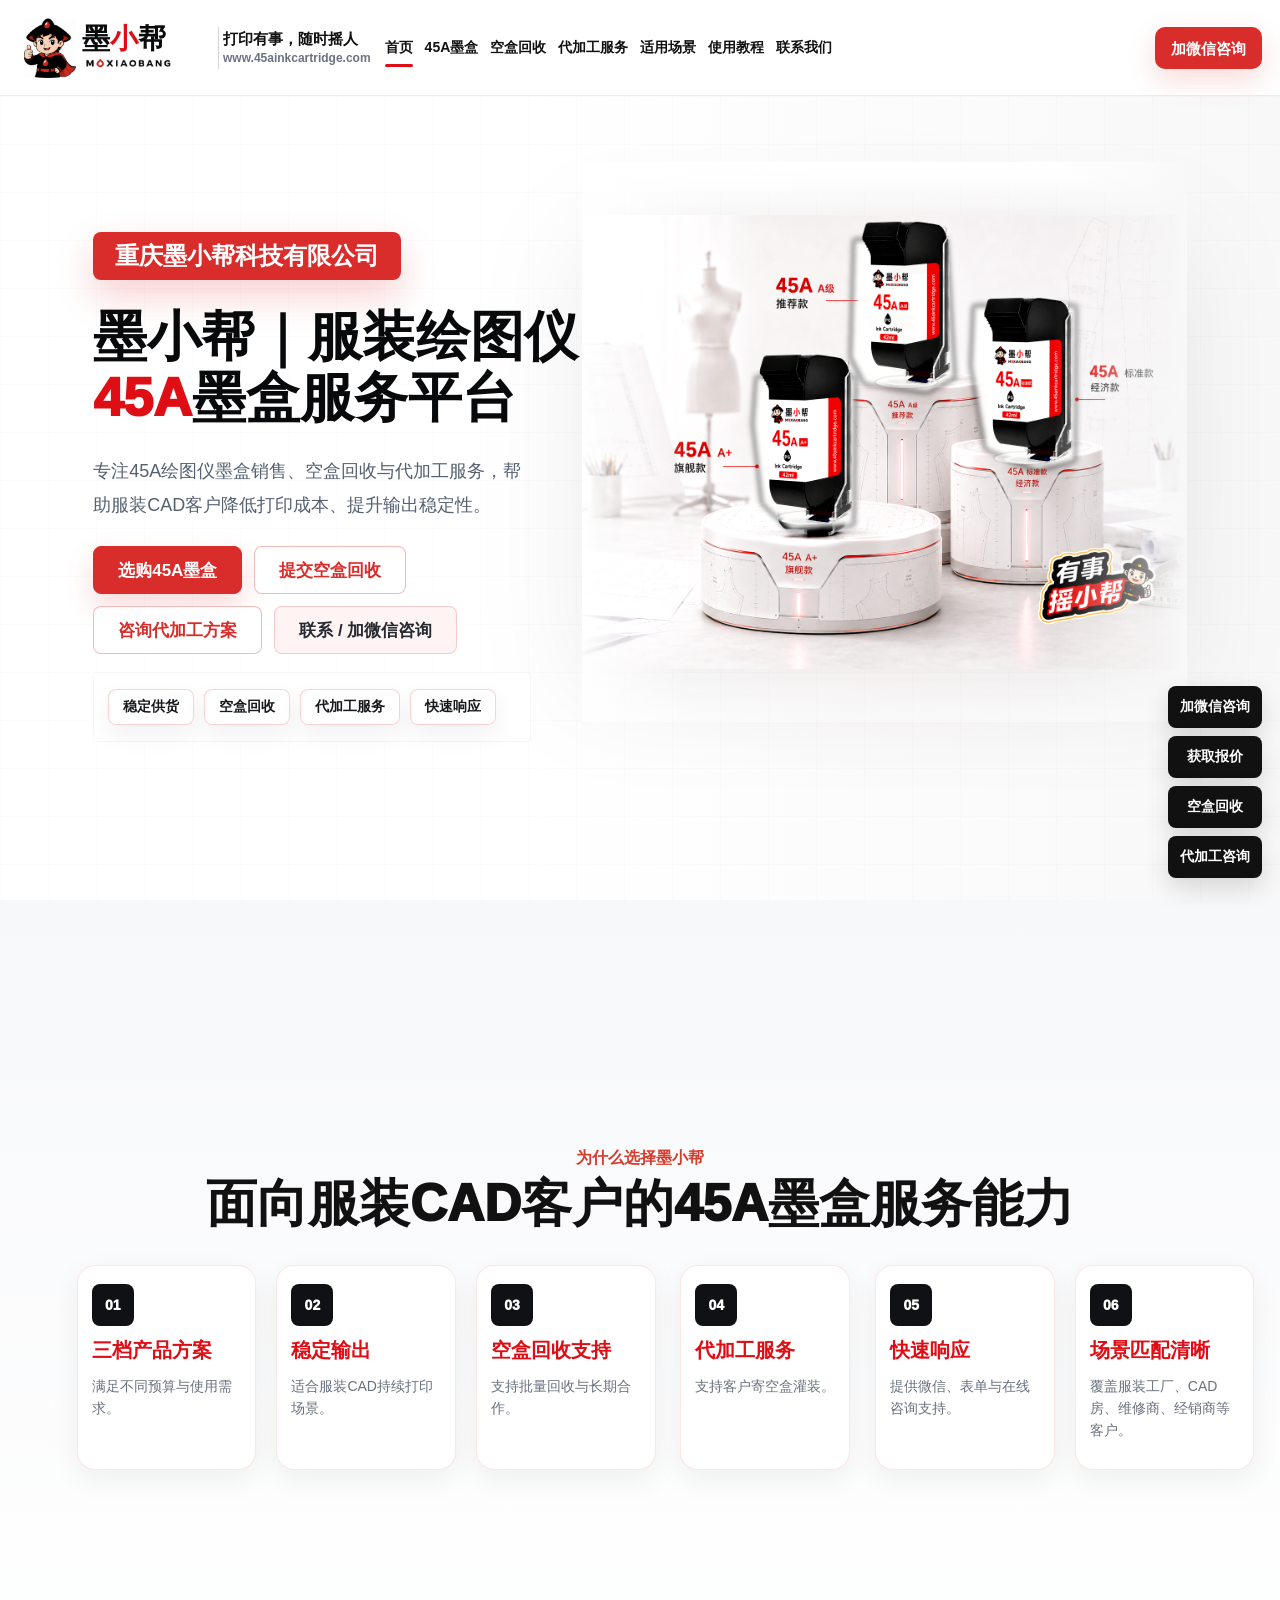
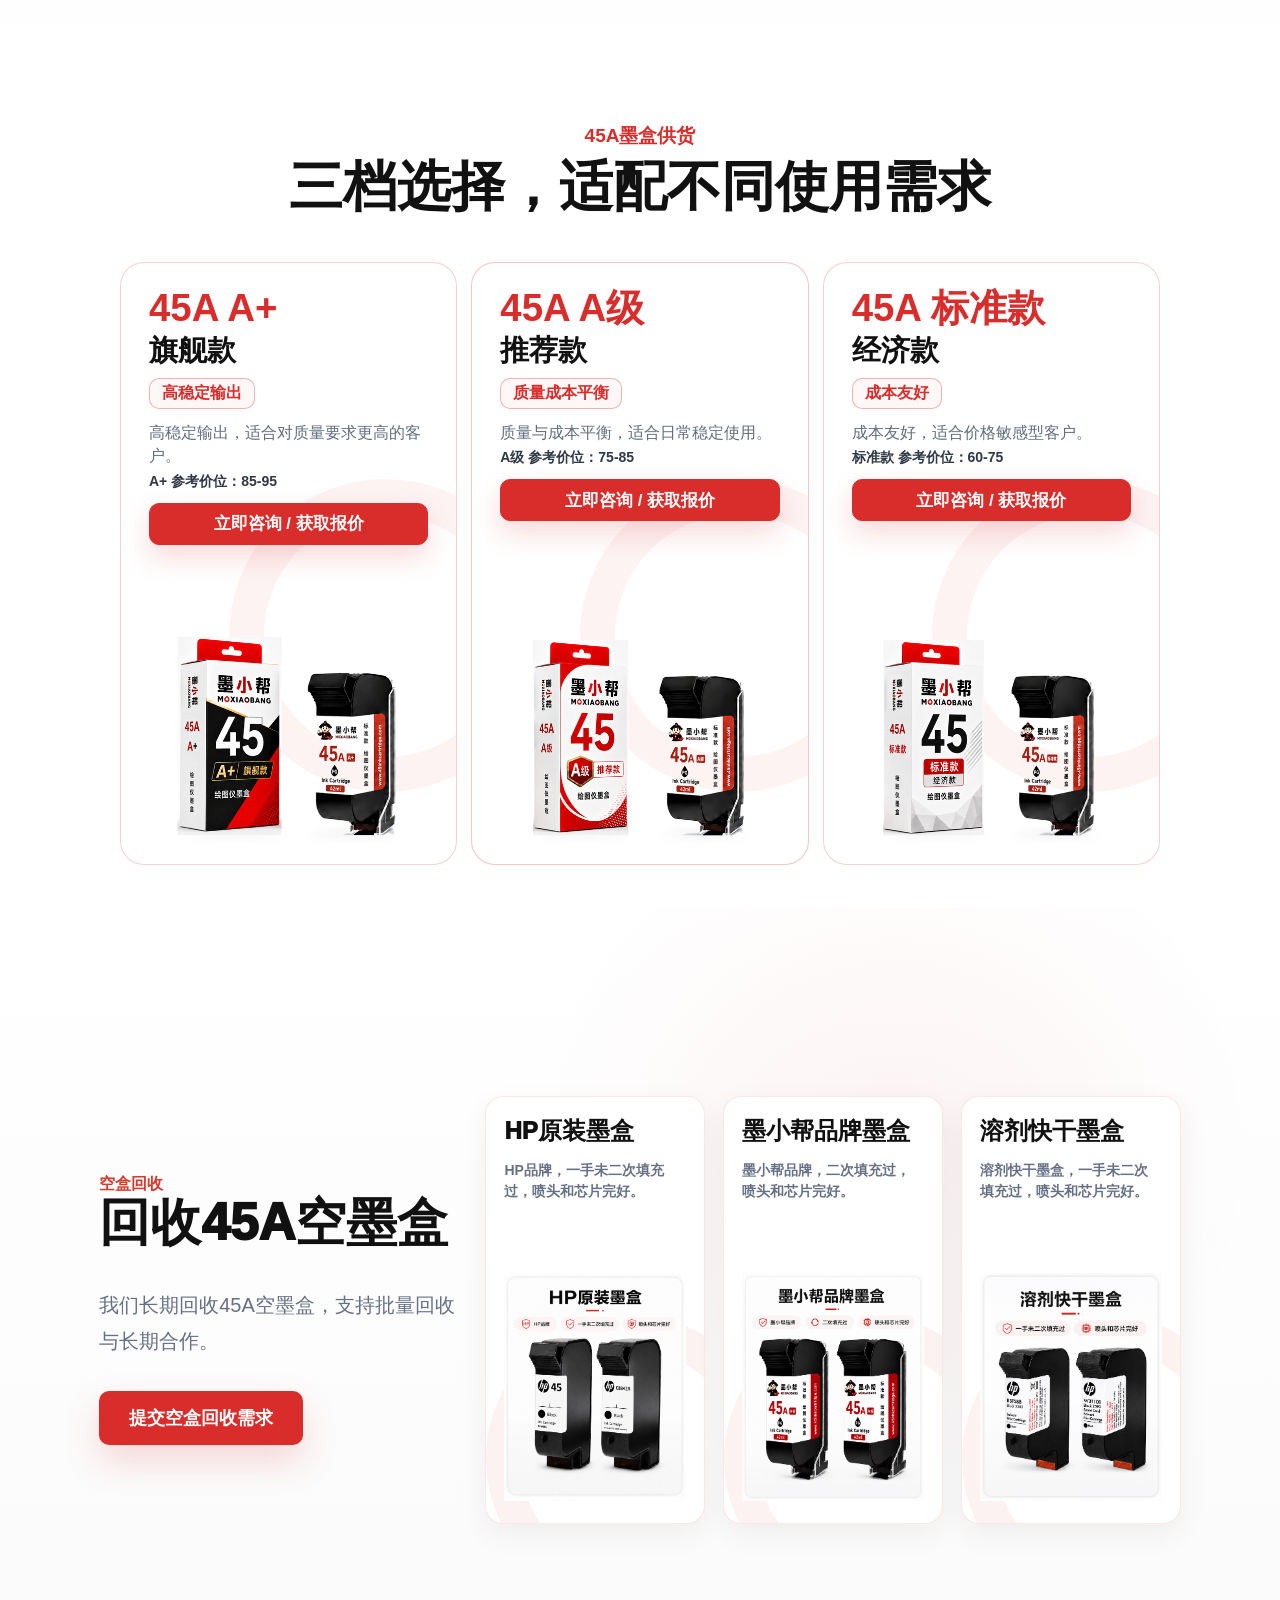
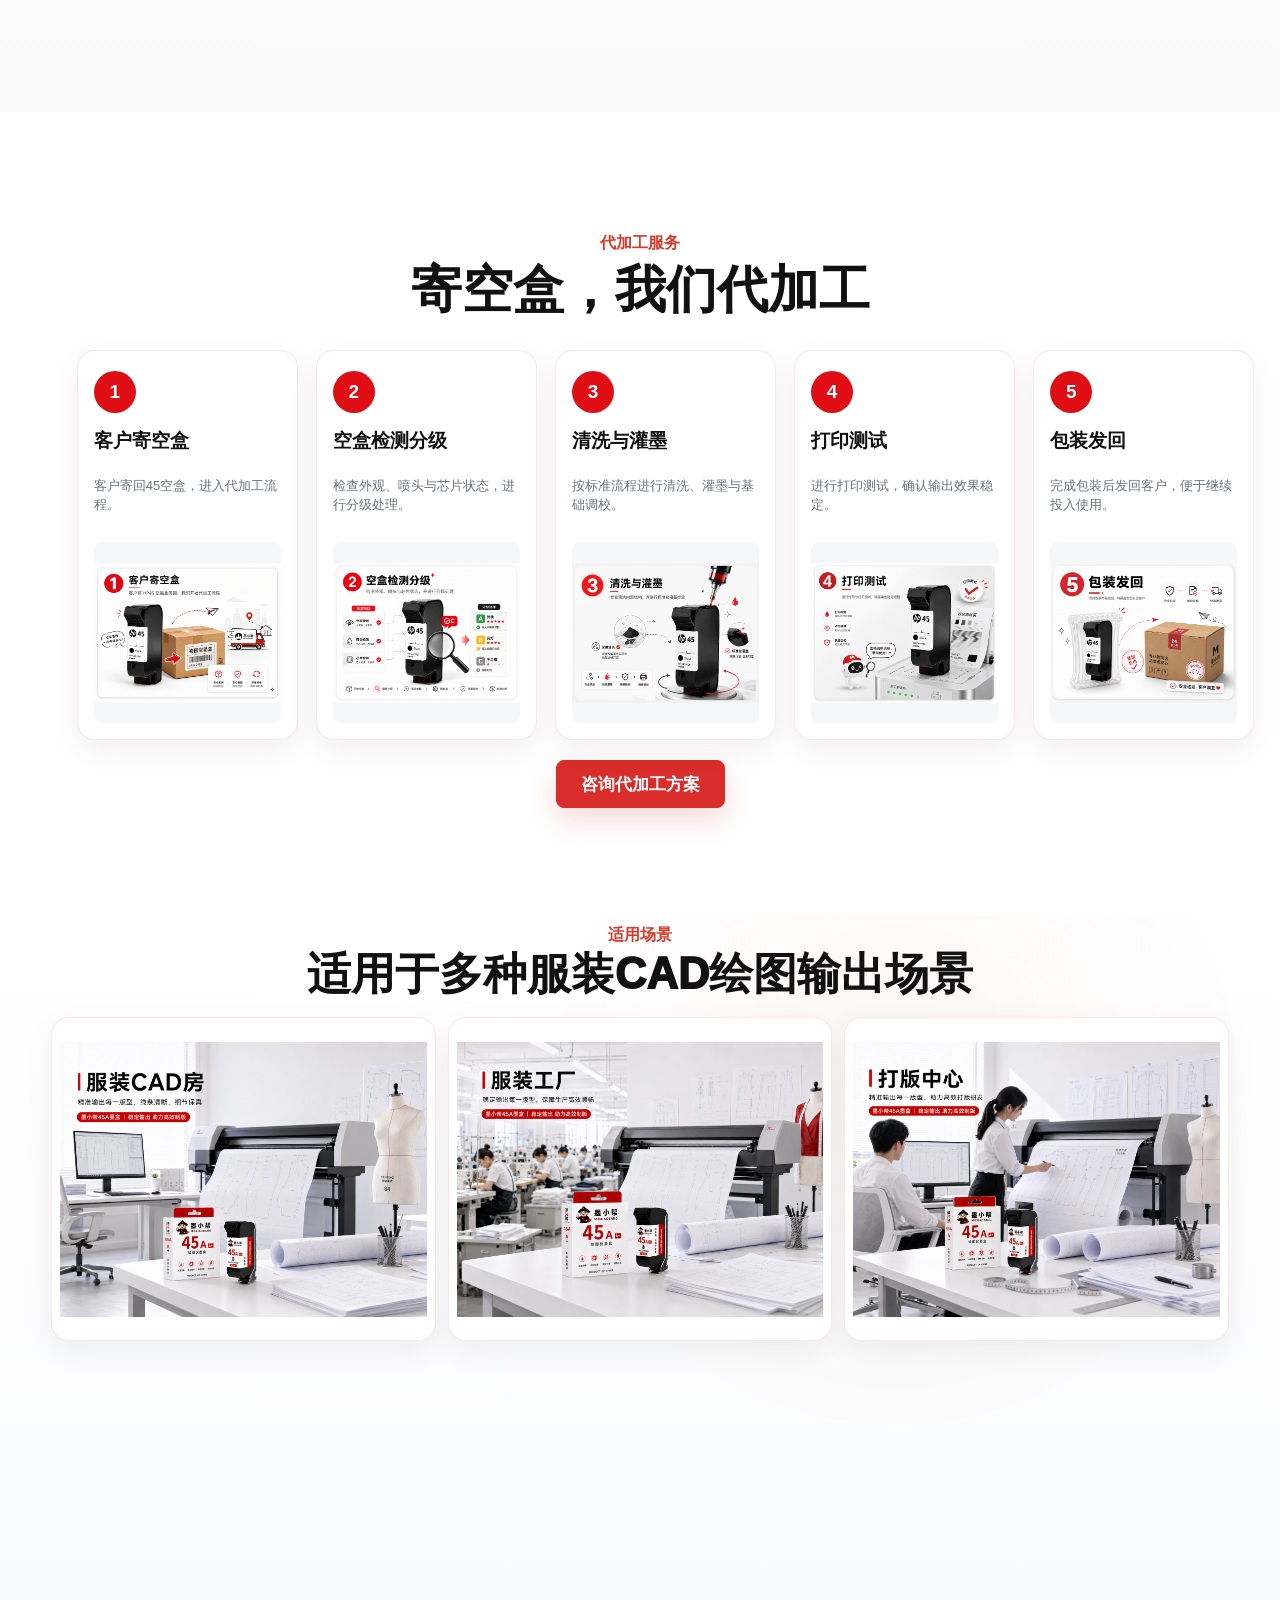
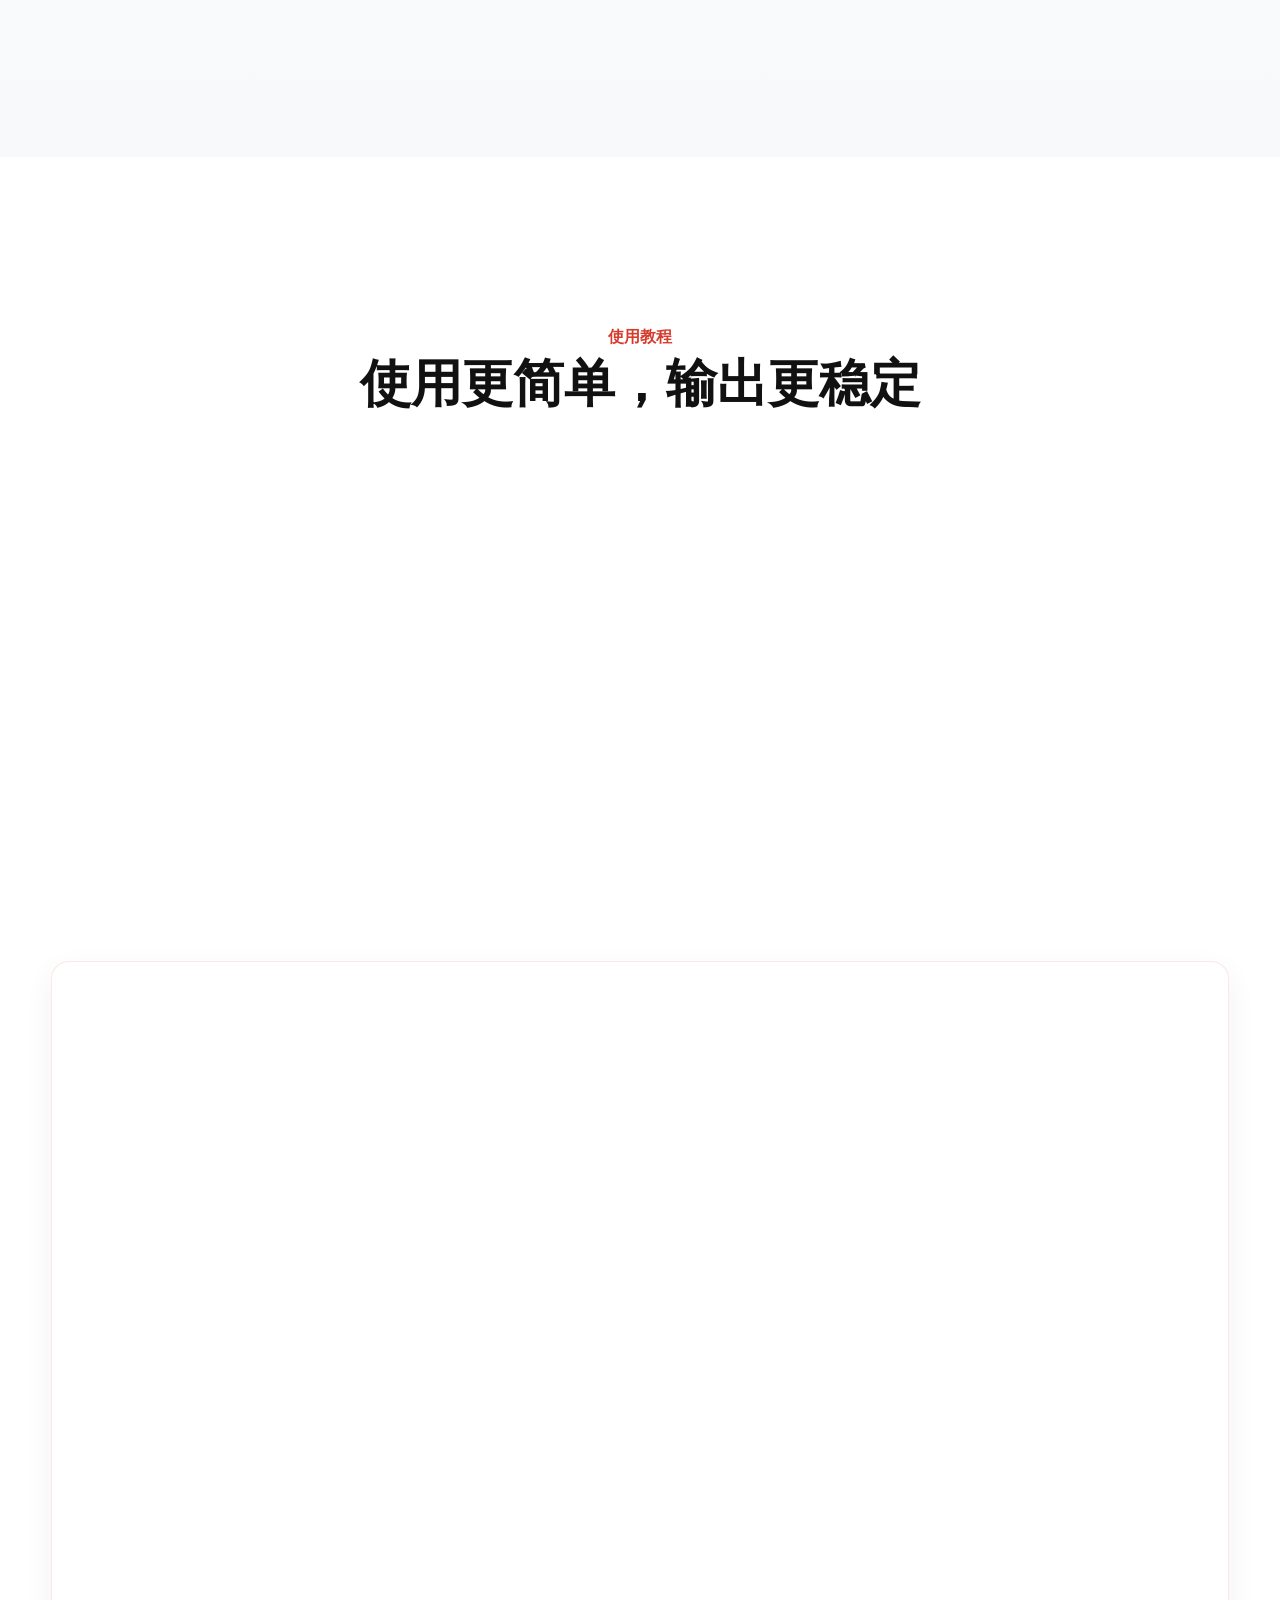
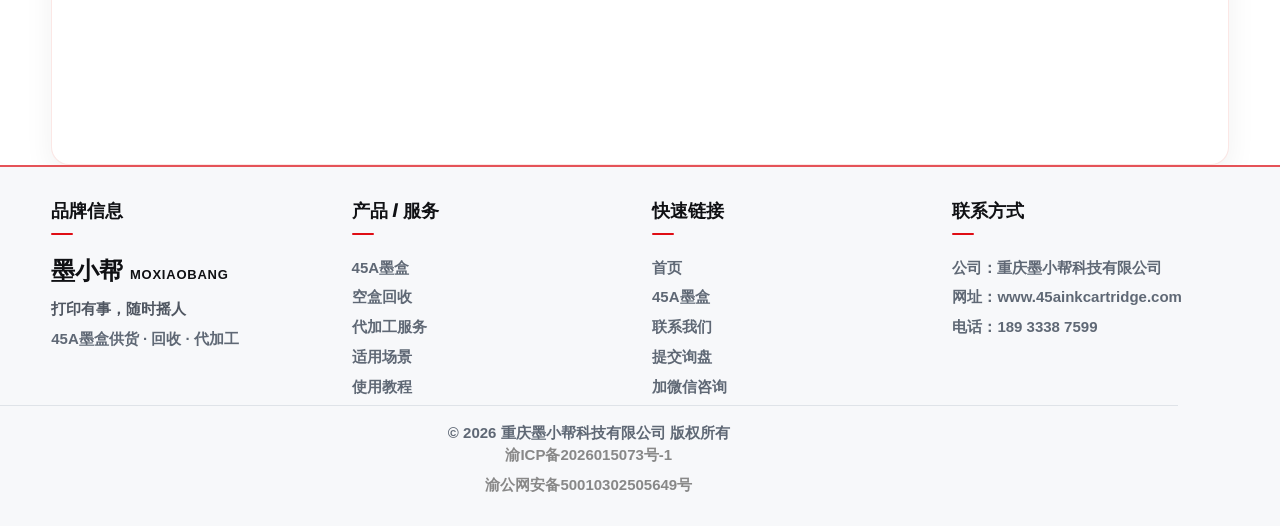
<file: index.html>
<!doctype html>
<html lang="zh-CN">
  <head>
    <meta charset="utf-8" />
    <meta name="viewport" content="width=device-width, initial-scale=1" />
    <title>墨小帮 | 45A绘图仪墨盒销售、空盒回收与代加工服务平台</title>
    <meta
      name="description"
      content="墨小帮专注45A绘图仪墨盒销售、空盒回收与代加工服务，服务服装CAD房、服装工厂、绘图仪用户和墨盒回收伙伴。"
    />
    <meta
      name="keywords"
      content="45A墨盒,绘图仪墨盒,服装CAD墨盒,45A空盒回收,45A墨盒代加工,CAD绘图仪墨盒"
    />
    <link rel="stylesheet" href="styles.css?v=one-page-scroll-20260616" />
  </head>
  <body>
    <header class="site-header">
      <div class="site-header-inner">
        <a class="brand" href="#home" aria-label="墨小帮首页">
          <span class="mascot" aria-hidden="true">
            <img src="assets/images/moxiaobang-avatar-full.png" alt="" />
          </span>
          <span class="brand-title">
            <span class="brand-cn">墨<span>小</span>帮</span>
            <span class="brand-en">
              <img src="assets/images/moxiaobang-wordmark.png" alt="MOXIAOBANG" />
            </span>
          </span>
          <span class="brand-divider"></span>
          <span class="brand-meta">
            <strong>打印有事，随时摇人</strong>
            <small>www.45ainkcartridge.com</small>
          </span>
        </a>

        <button class="menu-toggle" type="button" aria-expanded="false" aria-controls="main-nav">
          <span></span>
          <span></span>
          <span></span>
        </button>

        <nav id="main-nav" class="main-nav" aria-label="主导航">
          <a class="active" href="#home">首页</a>
          <a href="#products">45A墨盒</a>
          <a href="#recycling">空盒回收</a>
          <a href="#oem">代加工服务</a>
          <a href="#scenarios">适用场景</a>
          <a href="#guide">使用教程</a>
          <a href="#contact">联系我们</a>
        </nav>

        <a class="header-cta" href="#contact">加微信咨询</a>
      </div>
    </header>

    <main>
      <section id="home" class="hero-section">
        <div class="hero-inner">
          <div class="hero-copy">
            <div class="company-badge">重庆墨小帮科技有限公司</div>

            <h1 class="hero-title">
              <span>墨小帮｜服装绘图仪</span>
              <span><em>45A</em>墨盒服务平台</span>
            </h1>

            <p class="hero-desc">
              专注45A绘图仪墨盒销售、空盒回收与代加工服务，帮助服装CAD客户降低打印成本、提升输出稳定性。
            </p>

            <div class="hero-actions">
              <a class="btn btn-primary" href="#products">选购45A墨盒</a>
              <a class="btn btn-outline" href="#recycling">提交空盒回收</a>
              <a class="btn btn-outline" href="#oem">咨询代加工方案</a>
              <a class="btn btn-soft" href="#contact">联系 / 加微信咨询</a>
            </div>

            <div class="hero-trust" aria-label="服务承诺">
              <span>稳定供货</span>
              <span>空盒回收</span>
              <span>代加工服务</span>
              <span>快速响应</span>
            </div>
          </div>

          <div class="hero-visual">
            <img
              src="assets/images/moxiaobang-hero-visual-podium-new-cartridges.png?v=podium-new-cartridges-20260612"
              alt="墨小帮45A绘图仪墨盒三档产品展示"
              class="hero-product-image"
            />
          </div>
        </div>
      </section>

      <section id="services" class="section service-section">
        <div class="section-heading">
          <p>为什么选择墨小帮</p>
          <h2>面向服装CAD客户的45A墨盒服务能力</h2>
        </div>
        <div class="card-grid six why-grid">
          <article class="service-card">
            <span class="card-icon" aria-hidden="true">01</span>
            <h3>三档产品方案</h3>
            <p>满足不同预算与使用需求。</p>
          </article>
          <article class="service-card">
            <span class="card-icon" aria-hidden="true">02</span>
            <h3>稳定输出</h3>
            <p>适合服装CAD持续打印场景。</p>
          </article>
          <article class="service-card">
            <span class="card-icon" aria-hidden="true">03</span>
            <h3>空盒回收支持</h3>
            <p>支持批量回收与长期合作。</p>
          </article>
          <article class="service-card">
            <span class="card-icon" aria-hidden="true">04</span>
            <h3>代加工服务</h3>
            <p>支持客户寄空盒灌装。</p>
          </article>
          <article class="service-card">
            <span class="card-icon" aria-hidden="true">05</span>
            <h3>快速响应</h3>
            <p>提供微信、表单与在线咨询支持。</p>
          </article>
          <article class="service-card">
            <span class="card-icon" aria-hidden="true">06</span>
            <h3>场景匹配清晰</h3>
            <p>覆盖服装工厂、CAD房、维修商、经销商等客户。</p>
          </article>
        </div>
      </section>

      <section id="products" class="section product-section">
        <div class="section-heading">
          <p>45A墨盒供货</p>
          <h2>三档选择，适配不同使用需求</h2>
        </div>
        <div class="grade-grid">
          <article class="grade-card premium">
            <div class="grade-copy">
              <span>45A A+</span>
              <h3>旗舰款</h3>
              <b class="grade-label">高稳定输出</b>
              <p>高稳定输出，适合对质量要求更高的客户。</p>
              <small>A+ 参考价位：85-95</small>
              <a class="btn btn-primary grade-cta" href="#contact">立即咨询 / 获取报价</a>
            </div>
            <div class="grade-visual">
              <img
                src="assets/images/moxiaobang-product-combo-aplus.png?v=product-supply-20260612"
                alt="45A A+ 旗舰款纸盒和墨盒组合"
              />
            </div>
          </article>
          <article class="grade-card recommended">
            <div class="grade-copy">
              <span>45A A级</span>
              <h3>推荐款</h3>
              <b class="grade-label">质量成本平衡</b>
              <p>质量与成本平衡，适合日常稳定使用。</p>
              <small>A级 参考价位：75-85</small>
              <a class="btn btn-primary grade-cta" href="#contact">立即咨询 / 获取报价</a>
            </div>
            <div class="grade-visual">
              <img
                src="assets/images/moxiaobang-product-combo-a.png?v=product-supply-20260612"
                alt="45A A级 推荐款纸盒和墨盒组合"
              />
            </div>
          </article>
          <article class="grade-card economy">
            <div class="grade-copy">
              <span>45A 标准款</span>
              <h3>经济款</h3>
              <b class="grade-label">成本友好</b>
              <p>成本友好，适合价格敏感型客户。</p>
              <small>标准款 参考价位：60-75</small>
              <a class="btn btn-primary grade-cta" href="#contact">立即咨询 / 获取报价</a>
            </div>
            <div class="grade-visual">
              <img
                src="assets/images/moxiaobang-product-combo-standard.png?v=product-supply-20260612"
                alt="45A 标准款 经济款纸盒和墨盒组合"
              />
            </div>
          </article>
        </div>
      </section>

      <section id="recycling" class="section recycling-section">
        <div class="recycling-container">
          <div class="recycling-copy">
            <p class="section-eyebrow">空盒回收</p>
            <h2>回收45A空墨盒</h2>
            <p>我们长期回收45A空墨盒，支持批量回收与长期合作。</p>
            <a class="recycling-cta" href="#contact">提交空盒回收需求</a>
          </div>
          <div class="recycling-showcase" aria-label="45A空墨盒回收类别">
            <article class="recycling-card">
              <div class="recycling-card-copy">
                <h3>HP原装墨盒</h3>
                <p>HP品牌，一手未二次填充过，喷头和芯片完好。</p>
              </div>
              <div class="recycling-card-image">
                <img
                  src="assets/images/recycling/hp-original-cartridges-uploaded.png?v=hp-original-20260616"
                  alt="HP原装45A空墨盒回收"
                />
              </div>
            </article>
            <article class="recycling-card">
              <div class="recycling-card-copy">
                <h3>墨小帮品牌墨盒</h3>
                <p>墨小帮品牌，二次填充过，喷头和芯片完好。</p>
              </div>
              <div class="recycling-card-image">
                <img
                  src="assets/images/recycling/moxiaobang-brand-cartridges-uploaded.png?v=moxiaobang-brand-20260616"
                  alt="墨小帮品牌45A空墨盒回收"
                />
              </div>
            </article>
            <article class="recycling-card">
              <div class="recycling-card-copy">
                <h3>溶剂快干墨盒</h3>
                <p>溶剂快干墨盒，一手未二次填充过，喷头和芯片完好。</p>
              </div>
              <div class="recycling-card-image">
                <img
                  src="assets/images/recycling/solvent-fast-dry-cartridges-uploaded.png?v=solvent-fast-dry-20260616"
                  alt="溶剂快干空墨盒回收"
                />
              </div>
            </article>
            <p class="recycling-support-line">批量回收更省心 <span>/</span> 分级报价更透明 <span>/</span> 合作周期更稳定</p>
          </div>
        </div>
      </section>

      <section id="oem" class="section refill-section">
        <div class="section-heading">
          <p>代加工服务</p>
          <h2>寄空盒，我们代加工</h2>
        </div>
        <ol class="process-list">
          <li>
            <span>1</span>
            <strong>客户寄空盒</strong>
            <p>客户寄回45空盒，进入代加工流程。</p>
            <img class="is-zoomable" src="assets/images/refill/step-1-customer-empty-cartridges.png?v=refill-step-1-20260616" alt="客户寄空盒流程图片" />
          </li>
          <li>
            <span>2</span>
            <strong>空盒检测分级</strong>
            <p>检查外观、喷头与芯片状态，进行分级处理。</p>
            <img class="is-zoomable" src="assets/images/refill/step-2-inspection-grading.png?v=refill-step-2-20260616" alt="空盒检测分级流程图片" />
          </li>
          <li>
            <span>3</span>
            <strong>清洗与灌墨</strong>
            <p>按标准流程进行清洗、灌墨与基础调校。</p>
            <img class="is-zoomable" src="assets/images/refill/step-3-cleaning-refill.png?v=refill-step-3-20260616" alt="清洗与灌墨流程图片" />
          </li>
          <li>
            <span>4</span>
            <strong>打印测试</strong>
            <p>进行打印测试，确认输出效果稳定。</p>
            <img class="is-zoomable" src="assets/images/refill/step-4-print-test.png?v=refill-step-4-20260616" alt="打印测试流程图片" />
          </li>
          <li>
            <span>5</span>
            <strong>包装发回</strong>
            <p>完成包装后发回客户，便于继续投入使用。</p>
            <img class="is-zoomable" src="assets/images/refill/step-5-pack-return.png?v=refill-step-5-20260616" alt="包装发回流程图片" />
          </li>
        </ol>
        <a class="btn btn-primary center-btn" href="#contact">咨询代加工方案</a>
      </section>

      <section id="scenarios" class="section scenario-section">
        <div class="scenario-container">
          <div class="section-eyebrow">适用场景</div>
          <h2 class="section-title">适用于多种服装CAD绘图输出场景</h2>

          <div class="scenario-grid">
            <article class="scenario-card">
              <div class="scenario-image">
                <img class="is-zoomable" src="assets/images/scenarios/garment-cad-room.png" alt="服装CAD房45A墨盒应用场景" />
              </div>
            </article>
            <article class="scenario-card">
              <div class="scenario-image">
                <img class="is-zoomable" src="assets/images/scenarios/garment-factory.png" alt="服装工厂45A绘图仪墨盒应用场景" />
              </div>
            </article>
            <article class="scenario-card">
              <div class="scenario-image">
                <img class="is-zoomable" src="assets/images/scenarios/pattern-making-center.png" alt="打版中心45A墨盒应用场景" />
              </div>
            </article>
            <article class="scenario-card">
              <div class="scenario-image">
                <img class="is-zoomable" src="assets/images/scenarios/plotter-repair-service.png" alt="绘图仪维修商45A墨盒应用场景" />
              </div>
            </article>
            <article class="scenario-card">
              <div class="scenario-image">
                <img class="is-zoomable" src="assets/images/scenarios/cartridge-distributor.png" alt="墨盒经销商45A墨盒供货场景" />
              </div>
            </article>
            <article class="scenario-card">
              <div class="scenario-image">
                <img class="is-zoomable" src="assets/images/scenarios/recycling-partner.png" alt="空盒回收伙伴45A空墨盒回收场景" />
              </div>
            </article>
          </div>
        </div>
      </section>

      <section id="guide" class="section tutorial-section">
        <div class="section-heading">
          <p>使用教程</p>
          <h2>使用更简单，输出更稳定</h2>
        </div>
        <div class="card-grid four tutorial-grid">
          <article class="info-card tutorial-card">
            <img class="is-zoomable" src="assets/images/tutorials/install-cartridge.png" alt="安装墨盒使用教程" />
            <div>
              <h3>安装墨盒</h3>
              <p>确认卡位与触点，避免强压安装。</p>
              <a href="#contact">查看详情</a>
            </div>
          </article>
          <article class="info-card tutorial-card">
            <img class="is-zoomable" src="assets/images/tutorials/pre-print-check.png" alt="打印前检查使用教程" />
            <div>
              <h3>打印前检查</h3>
              <p>检查喷头状态、纸张走向与CAD输出设置。</p>
              <a href="#contact">了解更多</a>
            </div>
          </article>
          <article class="info-card tutorial-card">
            <img class="is-zoomable" src="assets/images/tutorials/nozzle-maintenance.png" alt="喷嘴维护使用教程" />
            <div>
              <h3>喷嘴维护</h3>
              <p>定期清洁与测试，减少断线和颜色异常。</p>
              <a href="#contact">查看详情</a>
            </div>
          </article>
          <article class="info-card tutorial-card">
            <img class="is-zoomable" src="assets/images/tutorials/troubleshooting.png" alt="常见问题处理使用教程" />
            <div>
              <h3>常见问题处理</h3>
              <p>针对识别、断墨、漏墨等问题给出处理建议。</p>
              <a href="#contact">了解更多</a>
            </div>
          </article>
        </div>
      </section>

      <section id="contact" class="section contact-section">
        <div class="contact-copy">
          <div class="contact-brand-row">
            <div class="contact-brand-block">
              <div class="contact-brand-header">
                <img class="contact-mascot" src="assets/images/moxiaobang-avatar-full.png" alt="" />
                <span class="contact-brand-name">墨<span class="brand-red-char">小</span>帮</span>
                <img class="contact-wordmark" src="assets/images/moxiaobang-wordmark.png" alt="MOXIAOBANG" />
              </div>
              <strong class="contact-brand-slogan">打印有事，随时摇人</strong>
              <p class="contact-brand-service">45A墨盒供货 · 回收 · 代加工</p>
            </div>
            <div class="contact-wechat-actions">
              <div class="wechat-qr-card">
                <img src="assets/images/wechat-qr.png" alt="微信二维码" />
                <span>扫码加微信咨询</span>
              </div>
            </div>
          </div>
        </div>
        <form class="contact-form">
          <label>姓名<input type="text" name="name" placeholder="请输入您的姓名" required /></label>
          <label>公司名称<input type="text" name="company" placeholder="请输入公司名称" /></label>
          <label>地区<input type="text" name="region" placeholder="请选择地区" /></label>
          <label>联系方式<input type="text" name="contact" placeholder="请输入联系电话或手机号" required /></label>
          <label>邮箱<input type="email" name="email" placeholder="请输入邮箱地址" /></label>
          <label>
            询盘类型
            <select name="service">
              <option>45A墨盒采购</option>
              <option>空盒回收合作</option>
              <option>代加工服务</option>
              <option>价格咨询</option>
              <option>技术支持</option>
              <option>其他咨询</option>
            </select>
          </label>
          <label class="full">留言内容<textarea name="message" rows="4" maxlength="500" placeholder="请简单描述您的需求、合作方式或使用场景等信息..."></textarea></label>
          <div class="contact-button-row full">
            <button class="btn btn-primary" type="submit">提交询盘</button>
            <a class="btn contact-wechat-btn" href="#contact">微信咨询</a>
          </div>
          <p class="contact-trust-line full">1小时内快速回复 / 支持长期合作</p>
          <p class="form-note full" role="status" aria-live="polite"></p>
        </form>
      </section>
    </main>

    <aside class="floating-actions" aria-label="快速操作">
      <a class="active" href="#contact">加微信咨询</a>
      <a href="#products">获取报价</a>
      <a href="#recycling">空盒回收</a>
      <a href="#oem">代加工咨询</a>
    </aside>

    <footer class="site-footer">
      <div class="footer-grid">
        <div class="footer-brand-block">
          <h3>品牌信息</h3>
          <h2>墨小帮 <span>MOXIAOBANG</span></h2>
          <strong>打印有事，随时摇人</strong>
          <p>45A墨盒供货 · 回收 · 代加工</p>
        </div>
        <div>
          <h3>产品 / 服务</h3>
          <a href="#products">45A墨盒</a>
          <a href="#recycling">空盒回收</a>
          <a href="#oem">代加工服务</a>
          <a href="#scenarios">适用场景</a>
          <a href="#guide">使用教程</a>
        </div>
        <div>
          <h3>快速链接</h3>
          <a href="#home">首页</a>
          <a href="#products">45A墨盒</a>
          <a href="#contact">联系我们</a>
          <a href="#contact">提交询盘</a>
          <a href="#contact">加微信咨询</a>
        </div>
        <div>
          <h3>联系方式</h3>
          <p>公司：重庆墨小帮科技有限公司</p>
          <p>网址：www.45ainkcartridge.com</p>
          <p>电话：189 3338 7599</p>
        </div>
      </div>
      <p class="footer-legal">
        © 2026 重庆墨小帮科技有限公司 版权所有
        <a href="https://beian.miit.gov.cn/" target="_blank" rel="noopener noreferrer">渝ICP备2026015073号-1</a>
        <a href="https://www.beian.gov.cn/portal/registerSystemInfo?recordcode=50010302505649" target="_blank" rel="noopener noreferrer">渝公网安备50010302505649号</a>
      </p>
    </footer>

    <script src="script.js?v=one-page-scroll-20260616"></script>
  </body>
</html>
</file>
<file: styles.css>
:root {
  --red: #df0d14;
  --red-dark: #b90008;
  --black: #101114;
  --ink: #252a31;
  --muted: #69717d;
  --line: #eceef2;
  --soft: #f6f7f9;
  --white: #ffffff;
  --shadow: 0 24px 70px rgba(18, 20, 24, 0.12);
}

* {
  box-sizing: border-box;
}

html {
  scroll-behavior: smooth;
}

body {
  margin: 0;
  color: var(--ink);
  font-family:
    "Microsoft YaHei", "PingFang SC", "Noto Sans CJK SC", Arial, sans-serif;
  background: #fff;
}

a {
  color: inherit;
  text-decoration: none;
}

.site-header {
  position: sticky;
  top: 0;
  z-index: 50;
  display: flex;
  align-items: center;
  gap: 28px;
  min-height: 92px;
  padding: 14px clamp(20px, 4vw, 64px);
  background: rgba(255, 255, 255, 0.96);
  border-bottom: 1px solid var(--line);
  backdrop-filter: blur(16px);
}

.brand {
  display: flex;
  align-items: center;
  gap: 14px;
  min-width: 560px;
}

.mascot {
  position: relative;
  display: grid;
  place-items: center;
  flex: 0 0 82px;
  width: 82px;
  height: 78px;
  overflow: visible;
}

.mascot img {
  display: block;
  width: 86px;
  height: 78px;
  object-fit: contain;
  object-position: center center;
}

.brand-title {
  display: grid;
  gap: 4px;
  align-items: start;
}

.brand-cn {
  color: #090a0c;
  font-size: 38px;
  font-weight: 950;
  line-height: 1;
  letter-spacing: 0;
}

.brand-cn span {
  color: var(--red);
}

.brand-en {
  display: block;
  width: 180px;
  height: 18px;
  line-height: 1;
}

.brand-en img {
  display: block;
  width: 100%;
  height: 100%;
  object-fit: contain;
  object-position: left center;
}

.brand-divider {
  width: 2px;
  height: 56px;
  margin-left: 8px;
  margin-right: 8px;
  background: #3c4047;
}

.brand-meta {
  display: grid;
  gap: 8px;
  color: var(--black);
  min-width: 250px;
}

.brand-meta strong {
  color: #090a0c;
  font-size: 22px;
  font-weight: 900;
  line-height: 1.05;
}

.brand-meta small {
  color: #565b63;
  font-size: 18px;
  font-weight: 800;
  line-height: 1;
}

.main-nav {
  display: flex;
  justify-content: center;
  gap: clamp(18px, 2.2vw, 34px);
  flex: 1;
  font-size: 16px;
  font-weight: 800;
  white-space: nowrap;
}

.main-nav a {
  position: relative;
  padding: 18px 0;
}

.main-nav a::after {
  content: "";
  position: absolute;
  left: 0;
  bottom: 8px;
  width: 100%;
  height: 3px;
  background: var(--red);
  border-radius: 999px;
  transform: scaleX(0);
  transition: transform 0.2s ease;
}

.main-nav a:hover {
  color: var(--red);
}

.main-nav a.active {
  color: var(--black);
}

.main-nav a:hover::after,
.main-nav a.active::after {
  transform: scaleX(1);
}

.header-cta,
.btn {
  display: inline-flex;
  align-items: center;
  justify-content: center;
  min-height: 46px;
  padding: 0 22px;
  border-radius: 8px;
  font-weight: 900;
  transition:
    transform 0.2s ease,
    box-shadow 0.2s ease,
    background 0.2s ease;
}

.header-cta,
.btn-primary {
  color: #fff;
  background: linear-gradient(135deg, var(--red), #f02026);
  box-shadow: 0 12px 28px rgba(223, 13, 20, 0.22);
}

.btn-outline {
  color: var(--red);
  background: #fff;
  border: 1px solid rgba(223, 13, 20, 0.45);
}

.btn-soft {
  color: var(--red-dark);
  background: #fff4f4;
  border: 1px solid rgba(223, 13, 20, 0.18);
}

.header-cta:hover,
.btn:hover {
  transform: translateY(-2px);
  box-shadow: 0 16px 32px rgba(223, 13, 20, 0.22);
}

.menu-toggle {
  display: none;
  width: 44px;
  height: 44px;
  padding: 10px;
  background: #fff;
  border: 1px solid var(--line);
  border-radius: 8px;
  box-shadow: none;
  cursor: pointer;
}

.menu-toggle span {
  display: block;
  height: 2px;
  margin: 5px 0;
  background: var(--black);
  border-radius: 999px;
  transition:
    background 0.2s ease,
    transform 0.2s ease;
}

.menu-toggle:hover,
.menu-toggle:focus,
.menu-toggle[aria-expanded="true"] {
  background: #fff;
  border-color: #d9dde4;
  box-shadow: 0 8px 20px rgba(15, 17, 21, 0.08);
  outline: none;
}

.menu-toggle:hover span,
.menu-toggle:focus span,
.menu-toggle[aria-expanded="true"] span {
  background: var(--black);
}

.hero-section {
  position: relative;
  display: grid;
  grid-template-columns: minmax(420px, 0.43fr) minmax(620px, 0.57fr);
  min-height: 780px;
  overflow: hidden;
  padding: clamp(58px, 6vw, 92px) clamp(24px, 5vw, 96px) 42px;
  background:
    radial-gradient(circle at 70% 42%, rgba(223, 13, 20, 0.06), transparent 34%),
    linear-gradient(90deg, #fff 0%, rgba(255, 255, 255, 0.98) 40%, rgba(247, 247, 247, 0.94) 100%),
    radial-gradient(circle at 72% 42%, #ffffff 0 16%, #eef0f3 58%, #ffffff 100%);
}

.hero-section::after {
  content: "";
  position: absolute;
  inset: auto 0 0;
  height: 160px;
  background:
    linear-gradient(transparent, rgba(255, 255, 255, 0.92)),
    repeating-linear-gradient(170deg, rgba(18, 20, 24, 0.07) 0 1px, transparent 1px 62px);
  pointer-events: none;
}

.pattern-layer {
  position: absolute;
  inset: 0;
  pointer-events: none;
}

.pattern-sheet {
  position: absolute;
  width: 280px;
  height: 360px;
  opacity: 0.32;
  background:
    linear-gradient(90deg, rgba(20, 24, 28, 0.08) 1px, transparent 1px) 0 0 / 34px 34px,
    linear-gradient(rgba(20, 24, 28, 0.08) 1px, transparent 1px) 0 0 / 34px 34px,
    radial-gradient(ellipse at 58% 42%, transparent 0 34%, rgba(20, 24, 28, 0.24) 35% 36%, transparent 37%),
    #fff;
  border: 1px solid rgba(20, 24, 28, 0.08);
}

.sheet-left {
  left: 22px;
  bottom: -45px;
  transform: rotate(-8deg);
}

.sheet-right {
  right: 90px;
  top: 130px;
  transform: rotate(6deg);
}

.mannequin {
  position: absolute;
  left: 42%;
  top: 22%;
  width: 126px;
  height: 300px;
  opacity: 0.16;
  background:
    radial-gradient(ellipse at 50% 12%, #5f6670 0 19px, transparent 20px),
    linear-gradient(90deg, transparent 0 26%, #5f6670 27% 73%, transparent 74%),
    radial-gradient(ellipse at 50% 36%, #5f6670 0 54px, transparent 55px);
  filter: blur(1px);
}

.hero-copy,
.hero-visual {
  position: relative;
  z-index: 2;
}

.hero-copy {
  align-self: center;
  max-width: 720px;
}

.company-label {
  display: inline-flex;
  margin: 0 0 30px;
  padding: 10px 16px;
  color: #fff;
  font-size: 22px;
  font-weight: 900;
  background: var(--red);
  border-radius: 8px;
  box-shadow: 0 12px 28px rgba(223, 13, 20, 0.18);
}

h1,
h2,
h3,
p {
  margin-top: 0;
}

.hero-copy h1 {
  margin-bottom: 26px;
  color: #08090b;
  font-size: clamp(46px, 4.2vw, 72px);
  line-height: 1.14;
  font-weight: 950;
  letter-spacing: 0;
}

.hero-copy h1 span {
  color: inherit;
}

.hero-copy h1 em {
  color: var(--red);
  font-style: normal;
}

.hero-text {
  max-width: 660px;
  color: #4c5663;
  font-size: clamp(18px, 1.3vw, 24px);
  line-height: 1.9;
}

.hero-actions {
  display: flex;
  flex-wrap: wrap;
  gap: 14px;
  margin-top: 34px;
}

.trust-tags {
  display: grid;
  grid-template-columns: repeat(3, 1fr);
  gap: 0;
  max-width: 640px;
  margin-top: 38px;
  padding: 16px 18px;
  background: rgba(255, 255, 255, 0.7);
  border: 1px solid rgba(255, 255, 255, 0.9);
  border-radius: 10px;
  box-shadow: 0 18px 50px rgba(18, 20, 24, 0.07);
  backdrop-filter: blur(14px);
}

.trust-tags article {
  display: grid;
  grid-template-columns: 42px 1fr;
  gap: 2px 14px;
  align-items: center;
  padding: 0 18px;
  border-right: 1px solid var(--line);
}

.trust-tags article:last-child {
  border-right: 0;
}

.line-icon {
  grid-row: span 2;
  display: grid;
  place-items: center;
  width: 42px;
  height: 42px;
  border: 2px solid var(--red);
  border-radius: 50%;
}

.line-icon::before {
  color: var(--red);
  font-weight: 950;
}

.supply-icon::before {
  content: "□";
}

.recycle-icon::before {
  content: "↻";
}

.partner-icon::before {
  content: "人";
}

.trust-tags strong {
  color: #111;
  font-size: 20px;
}

.trust-tags small {
  color: #5b6570;
  font-size: 15px;
}

.hero-visual {
  min-height: 690px;
  align-self: stretch;
}

.showcase-reference {
  position: absolute;
  inset: -18px -38px -10px -58px;
  overflow: hidden;
  border-radius: 0;
  pointer-events: none;
}

.showcase-reference img {
  position: absolute;
  top: -14.2%;
  right: -1%;
  width: auto;
  height: 114.2%;
  max-width: none;
  user-select: none;
  filter: saturate(1.02) contrast(1.01);
}

.showcase-reference::before {
  content: "";
  position: absolute;
  inset: 0;
  z-index: 2;
  background:
    linear-gradient(90deg, #fff 0%, rgba(255, 255, 255, 0.88) 8%, rgba(255, 255, 255, 0.25) 21%, rgba(255, 255, 255, 0) 38%),
    linear-gradient(180deg, rgba(255, 255, 255, 0.96) 0%, rgba(255, 255, 255, 0) 10%, rgba(255, 255, 255, 0) 86%, rgba(255, 255, 255, 0.72) 100%);
}

.showcase-reference::after {
  content: "";
  position: absolute;
  inset: 0;
  z-index: 3;
  background:
    linear-gradient(90deg, rgba(255, 255, 255, 0.7), transparent 24%),
    radial-gradient(ellipse at 54% 78%, rgba(0, 0, 0, 0.04), transparent 42%);
  mix-blend-mode: screen;
  opacity: 0.55;
}

.showcase-fade {
  position: absolute;
  inset: 0;
  z-index: 4;
  background: linear-gradient(90deg, rgba(255, 255, 255, 0.82), transparent 28%);
}

.cartridge-showcase {
  position: absolute;
  inset: 0;
}

.product-unit {
  position: absolute;
  display: grid;
  justify-items: center;
}

.unit-grade {
  left: 42%;
  top: 4%;
  z-index: 4;
}

.unit-plus {
  left: 9%;
  bottom: 1%;
  z-index: 5;
}

.unit-standard {
  right: 0;
  top: 27%;
  z-index: 3;
}

.cartridge {
  position: relative;
  z-index: 3;
  width: 118px;
  height: 246px;
  margin-bottom: -30px;
  background:
    linear-gradient(90deg, #101113 0 13%, #202228 14% 22%, transparent 23%),
    linear-gradient(180deg, #17191d 0 14%, #f8f8f7 15% 75%, #17191d 76% 100%);
  border: 4px solid #121317;
  border-radius: 20px 18px 18px 18px;
  box-shadow:
    0 30px 48px rgba(0, 0, 0, 0.22),
    inset -10px 0 0 rgba(0, 0, 0, 0.1);
  transform: perspective(700px) rotateY(-7deg);
}

.unit-grade .cartridge {
  width: 136px;
  height: 284px;
  transform: perspective(700px) rotateY(7deg);
}

.unit-standard .cartridge {
  width: 112px;
  height: 232px;
  transform: perspective(700px) rotateY(8deg);
}

.cap {
  position: absolute;
  left: 8px;
  right: -7px;
  top: -12px;
  height: 42px;
  background: linear-gradient(135deg, #0a0b0d, #2c2e34);
  border-radius: 16px 18px 8px 8px;
}

.cap::before {
  content: "";
  position: absolute;
  left: 0;
  top: 6px;
  width: 40px;
  height: 30px;
  background: repeating-linear-gradient(90deg, #070809 0 4px, #1a1b1f 4px 8px);
  border-radius: 12px 0 0 8px;
}

.label {
  position: absolute;
  left: 18px;
  top: 74px;
  width: 84px;
  min-height: 110px;
  padding: 10px 8px;
  background: #fff;
  border-right: 8px solid var(--red);
  border-radius: 2px 10px 10px 2px;
}

.unit-grade .label {
  left: 22px;
  top: 82px;
  width: 94px;
}

.dark-label {
  border-right-color: #111;
}

.label b {
  display: block;
  color: var(--red);
  font-size: 28px;
  line-height: 1;
}

.label em {
  color: var(--red);
  font-style: normal;
  font-weight: 900;
}

.label span,
.label small {
  display: block;
  color: #16181b;
  font-size: 9px;
  font-weight: 800;
  line-height: 1.5;
}

.label small {
  width: max-content;
  margin-top: 7px;
  padding: 3px 6px;
  color: #fff;
  background: var(--red);
  border-radius: 999px;
}

.ink-drop {
  position: absolute;
  left: 50%;
  bottom: 34px;
  width: 15px;
  height: 19px;
  background: var(--red);
  border-radius: 50% 50% 60% 60%;
  transform: translateX(-50%) rotate(45deg);
}

.tech-podium {
  position: relative;
  width: 350px;
  height: 166px;
  background:
    radial-gradient(ellipse at 50% 2%, #fff 0 42%, transparent 43%),
    linear-gradient(180deg, #fdfbf8, #e5e2dc);
  border: 1px solid #dedbd5;
  border-radius: 50% / 22%;
  box-shadow:
    0 34px 60px rgba(0, 0, 0, 0.14),
    inset 0 0 0 2px rgba(255, 255, 255, 0.7);
}

.podium-grade {
  width: 360px;
  height: 182px;
}

.podium-standard {
  width: 310px;
  height: 158px;
}

.podium-top {
  position: absolute;
  left: 3%;
  right: 3%;
  top: -1px;
  height: 64px;
  background:
    repeating-linear-gradient(0deg, transparent 0 18px, rgba(20, 24, 28, 0.08) 19px),
    repeating-linear-gradient(90deg, transparent 0 18px, rgba(20, 24, 28, 0.07) 19px),
    radial-gradient(ellipse at 50% 50%, transparent 0 45%, rgba(223, 13, 20, 0.6) 46% 47%, transparent 48%),
    #fbfaf7;
  border: 1px solid rgba(223, 13, 20, 0.18);
  border-radius: 50%;
}

.podium-front {
  position: absolute;
  left: 50%;
  bottom: 25px;
  display: grid;
  min-width: 118px;
  padding-top: 8px;
  color: var(--red-dark);
  text-align: center;
  transform: translateX(-50%);
}

.podium-front::before {
  content: "";
  position: absolute;
  left: 50%;
  bottom: -20px;
  width: 4px;
  height: 58px;
  background: linear-gradient(180deg, rgba(223, 13, 20, 0), rgba(223, 13, 20, 0.95), rgba(223, 13, 20, 0));
  border-radius: 999px;
  box-shadow: 0 0 12px rgba(223, 13, 20, 0.42);
  transform: translateX(-50%);
}

.podium-front strong {
  font-size: 18px;
}

.podium-front small {
  font-size: 16px;
  font-weight: 900;
}

.callout {
  position: absolute;
  z-index: 6;
  display: grid;
  color: #111;
  font-weight: 900;
}

.callout strong {
  color: var(--red);
  font-size: 31px;
}

.callout span {
  font-size: 18px;
  line-height: 1.35;
}

.callout::after {
  content: "";
  position: absolute;
  top: 24px;
  height: 2px;
  background: var(--red);
}

.callout-left {
  left: -78px;
  top: 80px;
}

.callout-left::after {
  left: 104px;
  width: 82px;
}

.callout-center {
  left: -175px;
  top: 88px;
}

.callout-center::after {
  left: 130px;
  width: 115px;
}

.callout-right {
  right: -112px;
  top: 86px;
}

.callout-right::after {
  right: 93px;
  width: 72px;
}

.brand-sticker {
  position: absolute;
  right: 12%;
  bottom: 6%;
  z-index: 8;
  display: grid;
  padding: 9px 16px 12px;
  color: #fff;
  background: #111;
  border: 4px solid #fff;
  border-radius: 12px;
  box-shadow:
    0 0 0 3px #ffbd42,
    0 18px 34px rgba(0, 0, 0, 0.2);
  transform: rotate(-5deg);
}

.brand-sticker span {
  font-size: 24px;
  font-weight: 950;
}

.brand-sticker strong {
  color: #fff;
  font-size: 32px;
  line-height: 1;
  text-shadow: 3px 3px 0 var(--red);
}

.section {
  padding: 86px clamp(24px, 6vw, 110px);
}

.section-heading {
  max-width: 820px;
  margin: 0 auto 38px;
  text-align: center;
}

.section-heading p,
.eyebrow {
  margin-bottom: 10px;
  color: var(--red);
  font-weight: 900;
}

.section h2 {
  color: #111;
  font-size: clamp(30px, 3vw, 48px);
  line-height: 1.2;
  font-weight: 950;
}

.card-grid,
.grade-grid,
.case-grid {
  display: grid;
  gap: 22px;
}

.three {
  grid-template-columns: repeat(3, 1fr);
}

.four,
.case-grid {
  grid-template-columns: repeat(4, 1fr);
}

.service-card,
.info-card,
.grade-card,
.case-grid article {
  min-height: 210px;
  padding: 30px;
  background: #fff;
  border: 1px solid var(--line);
  border-radius: 8px;
  box-shadow: 0 18px 45px rgba(18, 20, 24, 0.06);
}

.tutorial-grid {
  align-items: stretch;
}

.tutorial-card {
  display: flex;
  min-height: 0;
  padding: 0;
  overflow: hidden;
  flex-direction: column;
}

.tutorial-card img {
  display: block;
  width: 100%;
  aspect-ratio: 4 / 3;
  object-fit: cover;
  background: #f7f7f7;
}

.tutorial-card img.is-zoomable {
  cursor: zoom-in;
}

.tutorial-card img.is-zoomable:focus-visible {
  outline: 3px solid rgba(223, 13, 20, 0.36);
  outline-offset: -3px;
}

.tutorial-card div {
  padding: 22px;
}

.service-section,
.application-section,
.case-section {
  background: var(--soft);
}

.card-number {
  color: var(--red);
  font-size: 14px;
  font-weight: 950;
}

.service-card h3,
.info-card h3,
.grade-card h3,
.case-grid h3 {
  color: #111;
  font-size: 24px;
}

.service-card p,
.info-card p,
.grade-card p,
.split-section p,
.contact-copy p {
  color: var(--muted);
  font-size: 17px;
  line-height: 1.8;
}

.grade-grid {
  grid-template-columns: 1.08fr 1.18fr 1fr;
}

.grade-card {
  position: relative;
  overflow: hidden;
  min-height: 250px;
  background:
    linear-gradient(135deg, #fff, #fafafa),
    repeating-linear-gradient(90deg, transparent 0 24px, rgba(20, 24, 28, 0.04) 25px);
}

.grade-card::after {
  content: "";
  position: absolute;
  right: -50px;
  bottom: -80px;
  width: 180px;
  height: 180px;
  border: 28px solid rgba(223, 13, 20, 0.08);
  border-radius: 50%;
}

.grade-card span {
  color: var(--red);
  font-size: 28px;
  font-weight: 950;
}

.recommended {
  border-color: rgba(223, 13, 20, 0.42);
  box-shadow: 0 24px 55px rgba(223, 13, 20, 0.12);
}

.split-section {
  display: grid;
  grid-template-columns: 0.9fr 1.1fr;
  gap: 42px;
  align-items: center;
}

.process-board {
  display: grid;
  grid-template-columns: repeat(3, 1fr);
  gap: 16px;
  padding: 28px;
  background:
    linear-gradient(90deg, rgba(223, 13, 20, 0.08), transparent),
    #fff;
  border: 1px solid var(--line);
  border-radius: 8px;
  box-shadow: var(--shadow);
}

.process-board span,
.chip-grid span {
  display: grid;
  place-items: center;
  min-height: 82px;
  padding: 18px;
  color: #111;
  font-size: 20px;
  font-weight: 900;
  background: #fff;
  border: 1px dashed rgba(223, 13, 20, 0.34);
  border-radius: 8px;
}

.recycling-section .process-board {
  align-items: stretch;
  padding: 22px;
  background:
    linear-gradient(90deg, rgba(217, 45, 43, 0.06), transparent),
    #fff;
}

.recycle-image-card {
  position: relative;
  display: flex;
  min-height: 250px;
  margin: 0;
  overflow: hidden;
  flex-direction: column;
  justify-content: space-between;
  background: #fff;
  border: 1px solid #e5e7eb;
  border-radius: 8px;
  box-shadow: 0 18px 42px rgba(18, 20, 24, 0.06);
}

.recycle-image-card img {
  display: block;
  width: 100%;
  height: 198px;
  object-fit: contain;
  object-position: center bottom;
  padding: 12px 10px 0;
  filter: saturate(1.03) contrast(1.02);
}

.recycle-image-card figcaption {
  display: grid;
  place-items: center;
  min-height: 50px;
  color: #111;
  font-size: 18px;
  font-weight: 950;
  background: linear-gradient(180deg, rgba(255, 255, 255, 0.78), #fff);
  border-top: 1px solid rgba(217, 45, 43, 0.14);
}

.recycling-section .recycle-gallery {
  display: grid;
  grid-template-columns: repeat(3, minmax(0, 1fr));
  gap: 18px;
  width: 100%;
}

.recycling-section .recycle-gallery .recycle-image-card {
  display: flex;
}

.recycling-section .recycle-gallery span {
  display: none;
}

/* Applicable scenarios: six image cards. */
.scenario-section {
  padding: 34px 0;
  background:
    radial-gradient(circle at 70% 20%, rgba(217, 45, 43, 0.04), transparent 32%),
    linear-gradient(180deg, #fff 0%, #f8f9fb 100%);
}

.scenario-container {
  max-width: 1440px;
  margin: 0 auto;
  padding: 0 32px;
}

.scenario-section .section-eyebrow {
  margin: 0 0 8px;
  color: #d92d2b;
  font-size: 17px;
  line-height: 1;
  font-weight: 900;
  text-align: center;
}

.scenario-section .section-title {
  max-width: 820px;
  margin: 0 auto 22px;
  color: #111;
  font-size: clamp(26px, 2.35vw, 38px);
  line-height: 1.2;
  font-weight: 950;
  letter-spacing: 0;
  text-align: center;
}

.scenario-grid {
  display: grid;
  grid-template-columns: repeat(3, minmax(0, 1fr));
  gap: 12px;
}

.scenario-card {
  position: relative;
  overflow: hidden;
  background: #fff;
  border: 1px solid rgba(217, 45, 43, 0.1);
  border-radius: 14px;
  box-shadow: 0 12px 32px rgba(15, 17, 21, 0.05);
  transition: transform 0.25s ease, box-shadow 0.25s ease, border-color 0.25s ease;
}

.scenario-card:hover {
  transform: translateY(-6px);
  border-color: rgba(217, 45, 43, 0.34);
  box-shadow: 0 26px 62px rgba(15, 17, 21, 0.1);
}

.scenario-image {
  position: relative;
  width: 100%;
  aspect-ratio: 4 / 3;
  overflow: hidden;
  background: #fff;
}

.scenario-image img {
  display: block;
  width: 100%;
  height: 100%;
  object-fit: contain;
  object-position: center;
  transform: none;
  transition: transform 0.35s ease;
}

.scenario-card:hover .scenario-image img {
  transform: none;
}

.scenario-image img.is-zoomable {
  cursor: zoom-in;
}

.scenario-image img.is-zoomable:focus-visible {
  outline: 3px solid rgba(223, 13, 20, 0.36);
  outline-offset: -3px;
}

.scenario-content {
  padding: 12px 16px 14px;
}

.scenario-content h3 {
  margin: 0;
  color: #111;
  font-size: 20px;
  line-height: 1.25;
  font-weight: 900;
}

.scenario-content h3::before {
  content: "";
  display: inline-block;
  width: 5px;
  height: 16px;
  margin-right: 8px;
  vertical-align: -3px;
  background: #d92d2b;
  border-radius: 999px;
}

.scenario-content p {
  margin: 6px 0 0;
  color: #667085;
  font-size: 13px;
  line-height: 1.45;
  font-weight: 500;
}

@media (max-width: 760px) {
  .scenario-grid {
    grid-template-columns: repeat(2, minmax(0, 1fr));
  }
}

@media (max-width: 680px) {
  .scenario-section {
    padding: 64px 0;
  }

  .scenario-container {
    padding: 0 20px;
  }

  .scenario-section .section-title {
    margin-bottom: 40px;
    font-size: clamp(30px, 3vw, 48px);
    line-height: 1.2;
  }

  .scenario-grid {
    grid-template-columns: 1fr;
    gap: 20px;
  }

  .scenario-content {
    padding: 20px 20px 24px;
  }

  .scenario-content h3 {
    font-size: 24px;
  }

  .scenario-content p {
    font-size: 15px;
  }
}

/* Empty cartridge recycling: category image cards. */
.recycling-section {
  padding: 96px 0;
  padding-bottom: 150px;
  scroll-margin-top: 150px;
  background:
    radial-gradient(circle at 70% 30%, rgba(217, 45, 43, 0.05), transparent 34%),
    linear-gradient(180deg, #fff 0%, #fafafa 100%);
}

.recycling-container {
  display: grid;
  grid-template-columns: 0.34fr 0.66fr;
  gap: 56px;
  align-items: center;
  max-width: 1440px;
  margin: 0 auto;
  padding: 0 48px;
}

.recycling-copy {
  max-width: 460px;
}

.recycling-copy .section-eyebrow {
  margin: 0 0 22px;
  color: #667085;
  font-size: 20px;
  font-weight: 900;
}

.recycling-copy h2 {
  margin: 0;
  color: #111;
  font-size: clamp(44px, 4vw, 72px);
  line-height: 1.12;
  font-weight: 950;
  letter-spacing: -0.04em;
}

.recycling-copy p:not(.section-eyebrow) {
  margin: 36px 0 0;
  color: #667085;
  font-size: 20px;
  line-height: 1.8;
  font-weight: 500;
}

.recycling-cta {
  display: inline-flex;
  align-items: center;
  justify-content: center;
  min-height: 54px;
  margin-top: 32px;
  padding: 0 30px;
  color: #fff;
  font-size: 18px;
  font-weight: 900;
  text-decoration: none;
  background: #d92d2b;
  border-radius: 10px;
  box-shadow: 0 16px 36px rgba(217, 45, 43, 0.18);
  transition: transform 0.22s ease, box-shadow 0.22s ease;
}

.recycling-cta:hover {
  transform: translateY(-2px);
  box-shadow: 0 22px 46px rgba(217, 45, 43, 0.24);
}

.recycling-showcase {
  display: grid;
  grid-template-columns: repeat(3, minmax(0, 1fr));
  gap: 22px;
}

.recycling-card {
  position: relative;
  min-height: 420px;
  padding: 26px 24px 22px;
  overflow: hidden;
  background: rgba(255, 255, 255, 0.92);
  border: 1px solid rgba(217, 45, 43, 0.12);
  border-radius: 18px;
  box-shadow: 0 18px 50px rgba(15, 17, 21, 0.06);
}

.recycling-card::after {
  content: "";
  position: absolute;
  right: -70px;
  bottom: -80px;
  width: 220px;
  height: 220px;
  border: 34px solid rgba(217, 45, 43, 0.06);
  border-radius: 999px;
  pointer-events: none;
}

.recycling-card-copy,
.recycling-card-image {
  position: relative;
  z-index: 2;
}

.recycling-card h3 {
  margin: 0;
  color: #111;
  font-size: 24px;
  line-height: 1.2;
  font-weight: 950;
}

.recycling-card p {
  margin: 14px 0 0;
  color: #667085;
  font-size: 15px;
  line-height: 1.65;
  font-weight: 600;
}

.recycling-card-image {
  display: flex;
  align-items: flex-end;
  justify-content: center;
  height: 250px;
  margin-top: 22px;
}

.recycling-card-image img {
  display: block;
  width: 100%;
  height: 100%;
  object-fit: contain;
  object-position: center bottom;
}

.recycling-card-image img.is-zoomable {
  cursor: zoom-in;
  transition: transform 0.2s ease, filter 0.2s ease;
}

.recycling-card-image img.is-zoomable:hover,
.recycling-card-image img.is-zoomable:focus-visible {
  filter: contrast(1.04) saturate(1.03);
  transform: translateY(-2px) scale(1.01);
  outline: none;
}

.image-lightbox {
  position: fixed;
  inset: 0;
  z-index: 1000;
  display: none;
  align-items: center;
  justify-content: center;
  padding: 34px;
  background: rgba(8, 9, 12, 0.84);
  backdrop-filter: blur(8px);
}

.image-lightbox.open {
  display: flex;
}

.image-lightbox-img {
  display: block;
  max-width: min(1120px, 94vw);
  max-height: 90vh;
  object-fit: contain;
  background: #fff;
  border-radius: 18px;
  box-shadow: 0 30px 90px rgba(0, 0, 0, 0.36);
}

.image-lightbox-close {
  position: fixed;
  top: 22px;
  right: 24px;
  width: 46px;
  height: 46px;
  color: #fff;
  font-size: 34px;
  line-height: 1;
  cursor: pointer;
  background: rgba(255, 255, 255, 0.12);
  border: 1px solid rgba(255, 255, 255, 0.2);
  border-radius: 999px;
}

.image-lightbox-close:hover,
.image-lightbox-close:focus-visible {
  background: var(--red);
  outline: none;
}

body.lightbox-open {
  overflow: hidden;
}

.recycling-support-line {
  grid-column: 1 / -1;
  margin: 2px 0 0;
  color: #667085;
  font-size: 14px;
  font-weight: 700;
  text-align: center;
}

.recycling-support-line span {
  margin: 0 10px;
  color: #d92d2b;
}

@media (max-width: 1180px) {
  .recycling-container {
    grid-template-columns: 1fr;
    gap: 42px;
  }

  .recycling-copy {
    max-width: 760px;
  }
}

@media (max-width: 900px) {
  .recycling-showcase {
    grid-template-columns: 1fr;
  }

  .recycling-card {
    min-height: auto;
  }

  .recycling-card-image {
    height: 280px;
  }
}

@media (max-width: 640px) {
  .recycling-section {
    padding: 64px 0 130px;
  }

  .recycling-container {
    padding: 0 20px;
  }

  .recycling-copy h2 {
    font-size: 42px;
  }

  .recycling-copy p:not(.section-eyebrow) {
    margin-top: 24px;
    font-size: 17px;
  }

  .recycling-cta {
    width: 100%;
  }

  .recycling-card {
    padding: 22px 18px;
  }

  .recycling-card h3 {
    font-size: 22px;
  }

  .recycling-card p {
    font-size: 15px;
  }

  .recycling-card-image {
    height: 240px;
  }
}

.process-list {
  display: grid;
  grid-template-columns: repeat(5, 1fr);
  gap: 18px;
  max-width: 1180px;
  margin: 0 auto 32px;
  padding: 0;
  list-style: none;
}

.refill-section {
  scroll-margin-top: 104px;
  padding-top: 56px;
  padding-bottom: 150px;
}

.process-list li {
  display: grid;
  gap: 16px;
  grid-template-rows: auto auto 1fr;
  min-height: 350px;
  padding: 24px;
  color: #111;
  font-size: 19px;
  font-weight: 900;
  background: #fff;
  border: 1px solid var(--line);
  border-radius: 8px;
  box-shadow: 0 16px 38px rgba(18, 20, 24, 0.06);
}

.process-list strong {
  display: block;
  color: #111;
  font-size: 20px;
  line-height: 1.25;
}

.process-list img {
  display: block;
  width: 100%;
  height: 220px;
  align-self: end;
  object-fit: contain;
  object-position: center;
  background: #f6f7f9;
  border-radius: 8px;
}

.process-list img.is-zoomable {
  cursor: zoom-in;
  transition: filter 0.2s ease, transform 0.2s ease;
}

.process-list img.is-zoomable:hover,
.process-list img.is-zoomable:focus-visible {
  filter: contrast(1.04) saturate(1.03);
  transform: translateY(-2px);
  outline: none;
}

.process-list span {
  display: grid;
  place-items: center;
  width: 42px;
  height: 42px;
  color: #fff;
  background: var(--red);
  border-radius: 50%;
}

.center-btn {
  display: flex;
  width: max-content;
  margin: 0 auto;
}

.chip-grid {
  display: grid;
  grid-template-columns: repeat(6, 1fr);
  gap: 16px;
}

.case-grid article {
  display: flex;
  flex-direction: column;
  justify-content: space-between;
  min-height: 230px;
  background:
    linear-gradient(180deg, rgba(255, 255, 255, 0.92), #fff),
    repeating-linear-gradient(135deg, transparent 0 14px, rgba(20, 24, 28, 0.05) 15px);
}

.case-grid span {
  width: max-content;
  padding: 6px 12px;
  color: #fff;
  font-weight: 900;
  background: var(--black);
  border-radius: 999px;
}

.contact-section {
  display: grid;
  grid-template-columns: 0.8fr 1.2fr;
  gap: 46px;
  align-items: start;
  background:
    linear-gradient(120deg, #111 0 35%, #1f2228 36%, #fff 36.2%);
}

.contact-copy {
  color: #fff;
}

.contact-brand-row {
  display: flex;
  align-items: center;
  gap: 28px;
}

.contact-brand-block {
  display: grid;
  gap: 8px;
  max-width: 310px;
}

.contact-brand-header {
  display: flex;
  align-items: center;
  gap: 10px;
  color: #fff;
  font-size: 18px;
  font-weight: 950;
  line-height: 1.2;
}

.contact-brand-header::before {
  content: "";
  width: 4px;
  height: 22px;
  background: var(--red);
  border-radius: 999px;
}

.contact-brand-header img {
  display: block;
  width: 126px;
  height: 18px;
  object-fit: contain;
  object-position: left center;
  filter: brightness(0) invert(1);
}

.contact-brand-header small {
  display: none;
}

.contact-brand-slogan {
  display: block;
  margin: 0;
  color: #fff;
  font-size: clamp(24px, 2.2vw, 34px);
  line-height: 1.18;
  font-weight: 950;
}

.contact-brand-service {
  margin: 0;
  color: rgba(255, 255, 255, 0.68);
  font-size: 15px;
  line-height: 1.45;
  font-weight: 800;
}

.contact-copy h2,
.contact-copy p,
.contact-copy .eyebrow {
  color: #fff;
}

.contact-copy strong {
  display: inline-block;
  margin-top: 24px;
  color: #fff;
  font-size: 22px;
}

.contact-wechat-actions {
  display: flex;
  align-items: center;
  margin-top: 0;
}

.wechat-qr-card {
  display: grid;
  width: 172px;
  gap: 10px;
  padding: 14px;
  color: #fff;
  text-align: center;
  background: rgba(255, 255, 255, 0.08);
  border: 1px solid rgba(255, 255, 255, 0.18);
  border-radius: 12px;
  box-shadow: 0 16px 34px rgba(0, 0, 0, 0.24);
}

.wechat-qr-card img {
  display: block;
  width: 100%;
  aspect-ratio: 1;
  object-fit: contain;
  padding: 8px;
  background: #fff;
  border-radius: 8px;
}

.wechat-qr-card span {
  font-size: 15px;
  line-height: 1.35;
  font-weight: 900;
}

.contact-form {
  display: grid;
  grid-template-columns: repeat(2, 1fr);
  gap: 16px;
  padding: 28px;
  background: #fff;
  border: 1px solid var(--line);
  border-radius: 8px;
  box-shadow: var(--shadow);
}

.contact-form label {
  display: grid;
  gap: 8px;
  color: #111;
  font-weight: 900;
}

.contact-form input,
.contact-form select,
.contact-form textarea {
  width: 100%;
  min-height: 46px;
  padding: 12px 14px;
  color: #111;
  font: inherit;
  background: #f8f9fb;
  border: 1px solid #dfe3e8;
  border-radius: 8px;
}

.contact-form textarea {
  resize: vertical;
}

.full {
  grid-column: 1 / -1;
}

.floating-actions {
  position: fixed;
  right: 18px;
  top: auto;
  bottom: 22px;
  z-index: 40;
  display: grid;
  gap: 8px;
}

.floating-actions a {
  display: grid;
  place-items: center;
  min-width: 76px;
  min-height: 42px;
  padding: 8px 12px;
  color: #fff;
  font-size: 14px;
  font-weight: 900;
  background: #111;
  border-radius: 8px;
  box-shadow: 0 10px 26px rgba(0, 0, 0, 0.14);
}

.floating-actions a.active,
.floating-actions a:hover {
  background: var(--red);
}

@media (max-width: 1520px) {
  .site-header {
    gap: 18px;
  }

  .brand {
    min-width: 548px;
  }

  .brand-meta {
    display: grid;
  }

  .main-nav {
    gap: 16px;
    font-size: 15px;
  }

  .hero-section {
    grid-template-columns: 0.92fr 1.08fr;
  }

  .showcase-reference {
    inset: -10px -52px 0 -70px;
  }

  .showcase-reference img {
    right: -8%;
  }
}

@media (max-width: 1120px) {
  .site-header {
    flex-wrap: wrap;
    gap: 12px;
    padding-right: 32px;
  }

  .menu-toggle {
    display: block;
    margin-left: 0;
  }

  .brand {
    flex: 0 0 528px;
    min-width: 528px;
  }

  .brand-divider {
    margin-left: 6px;
    margin-right: 6px;
  }

  .brand-meta {
    display: grid;
    min-width: 235px;
  }

  .header-cta {
    flex: 0 0 auto;
    white-space: nowrap;
  }

  .main-nav {
    display: none;
    order: 4;
    width: 100%;
    grid-template-columns: repeat(3, 1fr);
    gap: 0;
  }

  .main-nav.open {
    display: grid;
  }

  .main-nav a {
    padding: 14px 8px;
    border-top: 1px solid var(--line);
  }

  .hero-section {
    grid-template-columns: 1fr;
    padding-top: 56px;
  }

  .hero-copy {
    max-width: none;
  }

  .hero-visual {
    min-height: 620px;
  }

  .showcase-reference {
    inset: 0 -22px 0 -18px;
  }

  .showcase-reference img {
    top: -14.2%;
    right: -6%;
    height: 114.2%;
  }

  .unit-grade {
    left: 40%;
  }

  .unit-standard {
    right: 6%;
  }

  .three,
  .four,
  .grade-grid,
  .case-grid,
  .chip-grid,
  .process-list {
    grid-template-columns: repeat(2, 1fr);
  }

  .split-section,
  .contact-section {
    grid-template-columns: 1fr;
  }

  .contact-section {
    background: #111;
  }
}

@media (max-width: 900px) {
  .brand {
    flex: 0 0 410px;
    min-width: 410px;
  }

  .brand-meta {
    min-width: 150px;
  }

  .brand-meta strong {
    font-size: 16px;
  }

  .brand-meta small {
    font-size: 14px;
  }

  .site-header {
    gap: 12px;
    padding-right: 24px;
  }
}

@media (max-width: 720px) {
  .site-header {
    min-height: 76px;
    padding: 10px 16px;
  }

  .brand {
    flex: 0 1 auto;
    min-width: 0;
    gap: 10px;
  }

  .brand-cn {
    font-size: 24px;
  }

  .brand-en,
  .brand-meta,
  .brand-divider,
  .header-cta {
    display: none;
  }

  .main-nav {
    grid-template-columns: repeat(2, 1fr);
  }

  .hero-section {
    min-height: 0;
    padding: 44px 18px 30px;
  }

  .company-label {
    font-size: 16px;
  }

  .hero-copy h1 {
    font-size: 42px;
  }

  .hero-actions .btn {
    width: 100%;
  }

  .trust-tags {
    grid-template-columns: 1fr;
  }

  .trust-tags article {
    padding: 14px 0;
    border-right: 0;
    border-bottom: 1px solid var(--line);
  }

  .trust-tags article:last-child {
    border-bottom: 0;
  }

  .hero-visual {
    min-height: 430px;
    margin: 8px -18px -26px;
    overflow: hidden;
    transform: none;
  }

  .showcase-reference {
    inset: 0;
  }

  .showcase-reference img {
    top: -13.5%;
    right: -62%;
    height: 113.5%;
  }

  .showcase-reference::before {
    background:
      linear-gradient(180deg, rgba(255, 255, 255, 0.82) 0%, rgba(255, 255, 255, 0) 12%, rgba(255, 255, 255, 0) 88%, rgba(255, 255, 255, 0.65) 100%),
      linear-gradient(90deg, rgba(255, 255, 255, 0.6), transparent 24%);
  }

  .callout,
  .sheet-right,
  .mannequin {
    display: none;
  }

  .section {
    padding: 58px 18px;
  }

  .three,
  .four,
  .grade-grid,
  .case-grid,
  .chip-grid,
  .process-list,
  .process-board,
  .contact-form {
    grid-template-columns: 1fr;
  }

  .contact-section {
    gap: 24px;
  }

  .contact-wechat-actions,
  .wechat-qr-card {
    width: 100%;
  }

  .floating-actions {
    top: auto;
    right: 10px;
    left: 10px;
    bottom: 10px;
    grid-template-columns: repeat(4, 1fr);
  }

  .floating-actions a {
    min-width: 0;
    min-height: 40px;
    padding: 6px;
    font-size: 12px;
  }
}

/* Final product supply override: keep this after all global rhythm rules. */
#products.product-section {
  min-height: calc(100svh - var(--header-offset));
  padding-top: clamp(28px, 4.2vh, 52px);
  padding-bottom: clamp(28px, 4.2vh, 52px);
  scroll-margin-top: var(--header-offset);
}

#products .section-heading {
  max-width: 920px;
  margin-bottom: 28px;
}

#products .section-heading p {
  margin-bottom: 10px;
}

#products .section-heading h2 {
  font-size: clamp(38px, 4.2vw, 62px);
  line-height: 1.08;
}

#products .grade-grid {
  grid-template-columns: repeat(3, minmax(0, 1fr));
  max-width: 1120px;
  gap: 22px;
  margin: 0 auto;
}

#products .grade-card,
#products .grade-card.recommended {
  display: grid;
  grid-template-rows: minmax(236px, auto) 1fr;
  min-height: 540px;
  padding: 28px 28px 20px;
  border-color: rgba(17, 24, 39, 0.1);
  box-shadow: 0 22px 54px rgba(18, 20, 24, 0.075);
  transform: none;
}

#products .grade-card.recommended {
  border-color: rgba(217, 45, 43, 0.32);
  box-shadow: 0 24px 58px rgba(217, 45, 43, 0.11);
}

#products .grade-card::after {
  right: -92px;
  bottom: 54px;
  width: 250px;
  height: 250px;
  border-width: 30px;
  opacity: 0.58;
}

#products .grade-copy {
  display: flex;
  min-height: 236px;
  flex-direction: column;
}

#products .grade-card span {
  font-size: clamp(32px, 2.7vw, 42px);
  line-height: 1.05;
}

#products .grade-card h3 {
  margin: 8px 0 14px;
  font-size: clamp(25px, 2vw, 34px);
  line-height: 1.1;
}

#products .grade-label {
  width: max-content;
  min-height: 32px;
  margin-bottom: 14px;
  padding: 0 12px;
}

#products .grade-card p {
  margin: 0;
  font-size: clamp(15px, 1.05vw, 18px);
  line-height: 1.62;
}

#products .grade-copy small {
  margin-top: auto;
  font-size: 14px;
  line-height: 1.4;
}

#products .grade-cta {
  width: 100%;
  min-height: 44px;
  margin-top: 12px;
}

#products .grade-visual {
  display: flex;
  min-height: 260px;
  margin: 16px 0 0;
  align-items: flex-end;
  justify-content: center;
}

#products .grade-visual img,
#products .recommended .grade-visual img {
  width: min(86%, 310px);
  max-width: 86%;
  height: 252px;
  object-fit: contain;
  object-position: center bottom;
}

@media (min-width: 760px) and (max-height: 900px) {
  #products.product-section {
    padding-top: 18px;
    padding-bottom: 22px;
  }

  #products .section-heading {
    margin-bottom: 18px;
  }

  #products .section-heading p {
    margin-bottom: 8px;
    font-size: 20px;
  }

  #products .section-heading h2 {
    font-size: clamp(36px, 4.5vw, 52px);
  }

  #products .grade-grid {
    max-width: 1100px;
    gap: 18px;
  }

  #products .grade-card,
  #products .grade-card.recommended {
    grid-template-rows: minmax(214px, auto) 1fr;
    min-height: 500px;
    padding: 22px 22px 16px;
  }

  #products .grade-copy {
    min-height: 214px;
  }

  #products .grade-card span {
    font-size: clamp(30px, 3.3vw, 38px);
  }

  #products .grade-card h3 {
    margin: 6px 0 10px;
    font-size: clamp(24px, 2.9vw, 30px);
  }

  #products .grade-label {
    min-height: 30px;
    margin-bottom: 10px;
    padding: 0 10px;
    font-size: 13px;
  }

  #products .grade-card p {
    font-size: 15px;
    line-height: 1.52;
  }

  #products .grade-copy small {
    font-size: 13px;
  }

  #products .grade-cta {
    min-height: 38px;
    margin-top: 10px;
  }

  #products .grade-visual {
    min-height: 238px;
    margin-top: 12px;
  }

  #products .grade-visual img,
  #products .recommended .grade-visual img {
    width: min(84%, 292px);
    max-width: 84%;
    height: 232px;
  }
}

@media (max-width: 759px) {
  #products.product-section {
    min-height: auto;
    padding-top: 56px;
    padding-bottom: 64px;
  }

  #products .section-heading {
    margin-bottom: 24px;
  }

  #products .grade-grid {
    grid-template-columns: 1fr;
    max-width: 420px;
    gap: 18px;
  }

  #products .grade-card,
  #products .grade-card.recommended {
    grid-template-rows: auto auto;
    min-height: 0;
    padding: 24px 22px 20px;
  }

  #products .grade-copy {
    min-height: 0;
  }

  #products .grade-visual {
    min-height: 230px;
    margin-top: 22px;
  }

  #products .grade-visual img,
  #products .recommended .grade-visual img {
    width: min(84%, 300px);
    max-width: 84%;
    height: 230px;
  }
}

/* Final scenario section fit: show applicable scenarios as a standalone screen. */
#scenarios.scenario-section {
  min-height: calc(100svh - var(--header-offset));
  padding-top: clamp(18px, 3vh, 36px);
  padding-bottom: clamp(20px, 3vh, 36px);
  scroll-margin-top: var(--header-offset);
}

#scenarios .scenario-container {
  max-width: 1160px;
  padding: 0 32px;
}

#scenarios .section-eyebrow {
  margin-bottom: 8px;
  font-size: clamp(18px, 2vw, 24px);
  line-height: 1.1;
}

#scenarios .section-title {
  max-width: 860px;
  margin-bottom: 24px;
  font-size: clamp(28px, 3.2vw, 44px);
  line-height: 1.12;
}

#scenarios .scenario-grid {
  grid-template-columns: repeat(3, minmax(0, 1fr));
  gap: 18px;
}

#scenarios .scenario-image {
  aspect-ratio: 2.12 / 1;
}

@media (min-width: 760px) and (max-height: 900px) {
  #scenarios.scenario-section {
    padding-top: 12px;
    padding-bottom: 18px;
  }

  #scenarios .scenario-container {
    max-width: 1120px;
    padding: 0 28px;
  }

  #scenarios .section-eyebrow {
    margin-bottom: 6px;
    font-size: 20px;
  }

  #scenarios .section-title {
    margin-bottom: 18px;
    font-size: clamp(28px, 3.5vw, 38px);
  }

  #scenarios .scenario-grid {
    grid-template-columns: repeat(3, minmax(0, 1fr));
    gap: 14px;
  }

  #scenarios .scenario-image {
    aspect-ratio: 2.18 / 1;
  }
}

@media (max-width: 759px) {
  #scenarios.scenario-section {
    min-height: auto;
    padding-top: 56px;
    padding-bottom: 64px;
  }

  #scenarios .scenario-container {
    padding: 0 20px;
  }

  #scenarios .section-title {
    margin-bottom: 22px;
  }

  #scenarios .scenario-grid {
    grid-template-columns: 1fr;
    gap: 18px;
  }

  #scenarios .scenario-image {
    aspect-ratio: 4 / 3;
  }
}

/* Final polish for the 45A product supply section only. */
#products.product-section {
  min-height: calc(100svh - var(--header-offset));
  padding-top: clamp(28px, 4.2vh, 52px);
  padding-bottom: clamp(28px, 4.2vh, 52px);
  scroll-margin-top: var(--header-offset);
}

#products .section-heading {
  max-width: 920px;
  margin-bottom: 28px;
}

#products .section-heading p {
  margin-bottom: 10px;
}

#products .section-heading h2 {
  font-size: clamp(38px, 4.2vw, 62px);
  line-height: 1.08;
}

#products .grade-grid {
  grid-template-columns: repeat(3, minmax(0, 1fr));
  max-width: 1120px;
  gap: 22px;
  margin: 0 auto;
}

#products .grade-card,
#products .grade-card.recommended {
  display: grid;
  grid-template-rows: minmax(236px, auto) 1fr;
  min-height: 540px;
  padding: 28px 28px 20px;
  border-color: rgba(17, 24, 39, 0.1);
  box-shadow: 0 22px 54px rgba(18, 20, 24, 0.075);
  transform: none;
}

#products .grade-card.recommended {
  border-color: rgba(217, 45, 43, 0.32);
  box-shadow: 0 24px 58px rgba(217, 45, 43, 0.11);
}

#products .grade-card::after {
  right: -92px;
  bottom: 54px;
  width: 250px;
  height: 250px;
  border-width: 30px;
  opacity: 0.58;
}

#products .grade-copy {
  display: flex;
  min-height: 236px;
  flex-direction: column;
}

#products .grade-card span {
  font-size: clamp(32px, 2.7vw, 42px);
  line-height: 1.05;
}

#products .grade-card h3 {
  margin: 8px 0 14px;
  font-size: clamp(25px, 2vw, 34px);
  line-height: 1.1;
}

#products .grade-label {
  width: max-content;
  min-height: 32px;
  margin-bottom: 14px;
  padding: 0 12px;
}

#products .grade-card p {
  margin: 0;
  font-size: clamp(15px, 1.05vw, 18px);
  line-height: 1.62;
}

#products .grade-copy small {
  margin-top: auto;
  font-size: 14px;
  line-height: 1.4;
}

#products .grade-cta {
  width: 100%;
  min-height: 44px;
  margin-top: 12px;
}

#products .grade-visual {
  display: flex;
  min-height: 260px;
  margin: 16px 0 0;
  align-items: flex-end;
  justify-content: center;
}

#products .grade-visual img,
#products .recommended .grade-visual img {
  width: min(86%, 310px);
  max-width: 86%;
  height: 252px;
  object-fit: contain;
  object-position: center bottom;
}

@media (min-width: 760px) and (max-height: 900px) {
  #products.product-section {
    padding-top: 18px;
    padding-bottom: 22px;
  }

  #products .section-heading {
    margin-bottom: 18px;
  }

  #products .section-heading p {
    margin-bottom: 8px;
    font-size: 20px;
  }

  #products .section-heading h2 {
    font-size: clamp(36px, 4.5vw, 52px);
  }

  #products .grade-grid {
    max-width: 1100px;
    gap: 18px;
  }

  #products .grade-card,
  #products .grade-card.recommended {
    grid-template-rows: minmax(214px, auto) 1fr;
    min-height: 500px;
    padding: 22px 22px 16px;
  }

  #products .grade-copy {
    min-height: 214px;
  }

  #products .grade-card span {
    font-size: clamp(30px, 3.3vw, 38px);
  }

  #products .grade-card h3 {
    margin: 6px 0 10px;
    font-size: clamp(24px, 2.9vw, 30px);
  }

  #products .grade-label {
    min-height: 30px;
    margin-bottom: 10px;
    padding: 0 10px;
    font-size: 13px;
  }

  #products .grade-card p {
    font-size: 15px;
    line-height: 1.52;
  }

  #products .grade-copy small {
    font-size: 13px;
  }

  #products .grade-cta {
    min-height: 38px;
    margin-top: 10px;
  }

  #products .grade-visual {
    min-height: 238px;
    margin-top: 12px;
  }

  #products .grade-visual img,
  #products .recommended .grade-visual img {
    width: min(84%, 292px);
    max-width: 84%;
    height: 232px;
  }
}

@media (max-width: 759px) {
  #products.product-section {
    min-height: auto;
    padding-top: 56px;
    padding-bottom: 64px;
  }

  #products .section-heading {
    margin-bottom: 24px;
  }

  #products .grade-grid {
    grid-template-columns: 1fr;
    max-width: 420px;
    gap: 18px;
  }

  #products .grade-card,
  #products .grade-card.recommended {
    grid-template-rows: auto auto;
    min-height: 0;
    padding: 24px 22px 20px;
  }

  #products .grade-copy {
    min-height: 0;
  }

  #products .grade-visual {
    min-height: 230px;
    margin-top: 22px;
  }

  #products .grade-visual img,
  #products .recommended .grade-visual img {
    width: min(84%, 300px);
    max-width: 84%;
    height: 230px;
  }
}

/* Hero layout correction: keep the product image fully visible and centered. */
:root {
  --brand-red: #d92d2b;
  --brand-dark: #0f1115;
  --text-gray: #5f6673;
  --light-bg: #f7f7f7;
}

.site-header {
  min-height: 96px;
}

.hero-section {
  position: relative;
  display: block;
  width: 100%;
  min-height: max(760px, calc(100vh - 96px));
  height: auto;
  overflow: hidden;
  padding: 0;
  background:
    radial-gradient(circle at 70% 45%, rgba(217, 45, 43, 0.06), transparent 34%),
    linear-gradient(90deg, #ffffff 0%, #ffffff 42%, #f8f8f8 100%);
}

.hero-section::before {
  content: "";
  position: absolute;
  inset: 0;
  background:
    linear-gradient(rgba(0, 0, 0, 0.025) 1px, transparent 1px),
    linear-gradient(90deg, rgba(0, 0, 0, 0.025) 1px, transparent 1px);
  background-size: 48px 48px;
  opacity: 0.55;
  pointer-events: none;
}

.hero-section::after {
  display: none;
}

.hero-inner {
  position: relative;
  z-index: 2;
  display: grid;
  grid-template-columns: minmax(0, 0.44fr) minmax(0, 0.56fr);
  align-items: center;
  column-gap: 28px;
  max-width: 1480px;
  min-height: max(760px, calc(100vh - 96px));
  margin: 0 auto;
  padding: 72px 64px 56px;
}

.hero-copy {
  position: relative;
  z-index: 5;
  align-self: center;
  max-width: 650px;
  padding-top: 10px;
}

.company-badge {
  display: inline-flex;
  align-items: center;
  margin-bottom: 38px;
  padding: 12px 22px;
  color: #ffffff;
  font-size: 24px;
  font-weight: 800;
  line-height: 1;
  background: var(--brand-red);
  border-radius: 8px;
  box-shadow: 0 16px 36px rgba(217, 45, 43, 0.22);
}

.hero-title {
  margin: 0;
  color: var(--brand-dark);
  font-size: clamp(52px, 4.2vw, 72px);
  font-weight: 950;
  line-height: 1.08;
  letter-spacing: 0;
}

.hero-title span {
  display: block;
  white-space: nowrap;
}

.hero-title strong,
.hero-title em {
  color: var(--brand-red);
  font-style: normal;
  font-weight: 950;
}

.hero-desc {
  max-width: 640px;
  margin: 34px 0 0;
  color: #556070;
  font-size: 20px;
  font-weight: 500;
  line-height: 1.9;
}

.hero-actions {
  display: flex;
  flex-wrap: wrap;
  gap: 14px;
  margin-top: 32px;
}

.btn {
  display: inline-flex;
  align-items: center;
  justify-content: center;
  min-height: 48px;
  padding: 0 24px;
  color: inherit;
  font-size: 17px;
  font-weight: 800;
  text-decoration: none;
  border-radius: 8px;
  transition: all 0.22s ease;
}

.btn-primary {
  color: #ffffff;
  background: var(--brand-red);
  border: 1px solid var(--brand-red);
  box-shadow: 0 12px 28px rgba(217, 45, 43, 0.18);
}

.btn-outline {
  color: var(--brand-red);
  background: rgba(255, 255, 255, 0.82);
  border: 1px solid rgba(217, 45, 43, 0.32);
}

.btn:hover {
  transform: translateY(-2px);
}

.hero-trust {
  display: grid;
  grid-template-columns: repeat(3, minmax(0, 1fr));
  gap: 0;
  max-width: 560px;
  margin-top: 38px;
  padding: 18px 20px;
  background: rgba(255, 255, 255, 0.72);
  border: 1px solid rgba(217, 45, 43, 0.08);
  border-radius: 18px;
  box-shadow: 0 18px 45px rgba(15, 17, 21, 0.05);
  backdrop-filter: blur(10px);
}

.trust-item {
  display: flex;
  align-items: center;
  gap: 12px;
  padding: 0 18px;
  border-right: 1px solid rgba(217, 45, 43, 0.14);
}

.trust-item:last-child {
  border-right: none;
}

.trust-icon {
  display: flex;
  flex: 0 0 42px;
  align-items: center;
  justify-content: center;
  width: 42px;
  height: 42px;
  color: var(--brand-red);
  font-size: 13px;
  font-weight: 900;
  border: 2px solid var(--brand-red);
  border-radius: 999px;
}

.trust-item strong {
  display: block;
  color: #15171c;
  font-size: 20px;
  font-weight: 900;
  line-height: 1.1;
}

.trust-item span {
  display: block;
  margin-top: 5px;
  color: #656d7a;
  font-size: 14px;
  font-weight: 600;
}

.hero-visual {
  position: relative;
  z-index: 3;
  display: flex;
  align-items: center;
  justify-content: center;
  width: 100%;
  height: min(680px, calc(100vh - 150px));
  min-height: 580px;
  overflow: visible;
}

.hero-product-image {
  display: block;
  width: 100%;
  max-width: 920px;
  height: auto;
  max-height: 680px;
  object-fit: contain;
  object-position: center center;
  transform: none;
  filter: drop-shadow(0 34px 80px rgba(15, 17, 21, 0.08));
}

@media (min-width: 1280px) {
  .hero-inner {
    padding-right: 54px;
    padding-left: 70px;
  }

  .hero-product-image {
    max-width: 940px;
    max-height: 700px;
  }
}

@media (max-width: 1280px) {
  .hero-inner {
    grid-template-columns: minmax(0, 0.46fr) minmax(0, 0.54fr);
    column-gap: 18px;
    padding: 60px 42px 44px;
  }

  .hero-title {
    font-size: clamp(50px, 5.1vw, 76px);
  }

  .hero-desc {
    font-size: 18px;
  }

  .hero-visual {
    height: 600px;
    min-height: 520px;
  }

  .hero-product-image {
    max-width: 800px;
    max-height: 600px;
  }
}

@media (max-width: 980px) {
  .hero-section,
  .hero-inner {
    min-height: 0;
  }

  .hero-inner {
    grid-template-columns: 1fr;
    padding: 48px 28px 36px;
  }

  .hero-copy {
    max-width: 100%;
  }

  .hero-title span {
    white-space: normal;
  }

  .hero-visual {
    height: auto;
    min-height: 0;
    margin-top: 28px;
  }

  .hero-product-image {
    width: 100%;
    height: auto;
    max-width: 100%;
    max-height: none;
    transform: none;
  }
}

@media (max-width: 640px) {
  .hero-inner {
    padding: 34px 18px 28px;
  }

  .company-badge {
    margin-bottom: 22px;
    padding: 10px 14px;
    font-size: 16px;
  }

  .hero-title {
    font-size: 42px;
    line-height: 1.12;
  }

  .hero-title span {
    white-space: normal;
  }

  .hero-desc {
    font-size: 16px;
    line-height: 1.75;
  }

  .hero-actions {
    gap: 10px;
  }

  .btn {
    width: 100%;
    min-height: 46px;
  }

  .hero-trust {
    grid-template-columns: 1fr;
    gap: 14px;
    padding: 16px;
  }

  .trust-item {
    padding: 0 0 14px;
    border-right: none;
    border-bottom: 1px solid rgba(217, 45, 43, 0.12);
  }

  .trust-item:last-child {
    padding-bottom: 0;
    border-bottom: none;
  }
}

/* Hero headline sizing correction. */
.hero-inner {
  grid-template-columns: 42% 58%;
  column-gap: 36px;
}

.hero-copy {
  position: relative;
  z-index: 5;
  max-width: 620px;
}

.hero-title {
  margin: 0;
  color: #111111;
  font-size: clamp(52px, 4.2vw, 72px);
  font-weight: 900;
  line-height: 1.12;
  letter-spacing: 0;
}

.hero-title span {
  display: block;
  color: #111111;
  white-space: nowrap;
}

.hero-title em {
  color: #d92d2b;
  font-style: normal;
  font-weight: 950;
}

.hero-title strong {
  color: inherit;
}

@media (max-width: 1440px) {
  .hero-title {
    font-size: clamp(46px, 3.8vw, 64px);
    line-height: 1.12;
  }

  .hero-copy {
    max-width: 560px;
  }

  .hero-inner {
    grid-template-columns: 40% 60%;
    column-gap: 28px;
  }
}

@media (max-width: 980px) {
  .hero-inner {
    grid-template-columns: 1fr;
  }

  .hero-title {
    font-size: clamp(42px, 8vw, 58px);
  }

  .hero-title span {
    white-space: normal;
  }
}

@media (max-width: 640px) {
  .hero-title {
    font-size: 38px;
    line-height: 1.16;
    letter-spacing: 0;
  }
}

/* Hero compactness and visual blending pass. */
.hero-section {
  min-height: max(700px, calc(100vh - 96px));
}

.hero-inner {
  min-height: max(700px, calc(100vh - 96px));
  padding-top: 42px;
  padding-bottom: 34px;
}

.company-badge {
  margin-bottom: 26px;
}

.hero-desc {
  margin-top: 24px;
}

.hero-actions {
  margin-top: 24px;
}

.hero-trust {
  margin-top: 26px;
}

.hero-visual {
  position: relative;
  height: min(640px, calc(100vh - 170px));
  min-height: 540px;
  overflow: visible;
  isolation: isolate;
}

.hero-visual::before,
.hero-visual::after {
  content: "";
  position: absolute;
  inset: 0;
  z-index: 4;
  pointer-events: none;
}

.hero-visual::before {
  background:
    linear-gradient(180deg, #ffffff 0%, rgba(255, 255, 255, 0.86) 2.4%, rgba(255, 255, 255, 0) 10%),
    linear-gradient(90deg, rgba(255, 255, 255, 0.92) 0%, rgba(255, 255, 255, 0.44) 7%, rgba(255, 255, 255, 0) 18%);
}

.hero-visual::after {
  background:
    linear-gradient(90deg, transparent 78%, rgba(248, 248, 248, 0.58) 94%, #f8f8f8 100%),
    linear-gradient(180deg, transparent 88%, rgba(255, 255, 255, 0.52) 100%);
}

.hero-product-image {
  position: relative;
  z-index: 2;
  max-width: 900px;
  max-height: 640px;
  image-rendering: auto;
  filter: contrast(1.08) saturate(1.045) drop-shadow(0 24px 54px rgba(15, 17, 21, 0.07));
}

@media (min-width: 1280px) {
  .hero-inner {
    padding-top: 44px;
    padding-bottom: 34px;
  }

  .hero-product-image {
    max-width: 920px;
    max-height: 660px;
  }
}

@media (max-width: 1280px) {
  .hero-section,
  .hero-inner {
    min-height: max(660px, calc(100vh - 96px));
  }

  .hero-inner {
    padding-top: 38px;
    padding-bottom: 30px;
  }

  .hero-visual {
    height: 560px;
    min-height: 500px;
  }

  .hero-product-image {
    max-width: 780px;
    max-height: 560px;
  }
}

@media (max-width: 980px) {
  .hero-section,
  .hero-inner {
    min-height: max(760px, calc(100vh - 96px));
  }

  .hero-inner {
    padding-top: 36px;
    padding-bottom: 120px;
  }

  .hero-visual {
    height: auto;
    min-height: 0;
  }

  .hero-visual::before,
  .hero-visual::after {
    display: none;
  }
}

/* Service promise strip refinement. */
.hero-trust {
  display: grid;
  grid-template-columns: repeat(3, minmax(0, 1fr));
  align-items: center;
  gap: 0;
  width: min(100%, 600px);
  max-width: 600px;
  min-height: 70px;
  margin-top: 28px;
  padding: 10px 14px;
  background: rgba(255, 255, 255, 0.7);
  border: 1px solid rgba(20, 24, 28, 0.04);
  border-radius: 4px;
  box-shadow: none;
  backdrop-filter: blur(8px);
}

.trust-item {
  display: flex;
  align-items: center;
  justify-content: flex-start;
  gap: 13px;
  min-width: 0;
  padding: 0 22px;
  border-right: 1px solid rgba(20, 24, 28, 0.1);
}

.trust-item:last-child {
  border-right: none;
}

.trust-icon {
  display: flex;
  flex: 0 0 44px;
  align-items: center;
  justify-content: center;
  width: 44px;
  height: 44px;
  color: #df0d14;
  line-height: 1;
  background: rgba(255, 255, 255, 0.42);
  border: 1.5px solid rgba(223, 13, 20, 0.95);
  border-radius: 50%;
}

.trust-icon svg {
  width: 25px;
  height: 25px;
  fill: none;
  stroke: currentColor;
  stroke-width: 2;
  stroke-linecap: round;
  stroke-linejoin: round;
}

.trust-item strong {
  display: block;
  color: #111318;
  font-size: 20px;
  font-weight: 900;
  line-height: 1.1;
}

.trust-item span {
  display: block;
  margin-top: 5px;
  color: #596270;
  font-size: 14px;
  font-weight: 700;
  line-height: 1.1;
}

@media (max-width: 980px) {
  .hero-trust {
    width: 100%;
    max-width: 640px;
  }
}

@media (max-width: 640px) {
  .hero-trust {
    grid-template-columns: 1fr;
    gap: 0;
    padding: 16px;
  }

  .trust-item {
    justify-content: flex-start;
    padding: 12px 0;
    border-right: none;
    border-bottom: 1px solid rgba(223, 13, 20, 0.12);
  }

  .trust-item:first-child {
    padding-top: 0;
  }

  .trust-item:last-child {
    padding-bottom: 0;
    border-bottom: none;
  }
}

/* Final header layout pass: compact brand, earlier nav, horizontal CTA. */
.site-header {
  position: sticky;
  top: 0;
  z-index: 100;
  display: block;
  width: 100%;
  height: 96px;
  min-height: 96px;
  padding: 0;
  background: #ffffff;
  border-bottom: 1px solid rgba(15, 17, 21, 0.08);
}

.site-header-inner {
  display: grid;
  grid-template-columns: auto minmax(0, 1fr) auto;
  align-items: center;
  column-gap: 22px;
  width: 100%;
  height: 96px;
  margin: 0;
  padding: 0 28px;
}

.brand {
  display: flex;
  flex: 0 0 auto;
  align-items: center;
  gap: 10px;
  min-width: 0;
}

.mascot {
  flex: 0 0 68px;
  width: 68px;
  height: 68px;
}

.mascot img {
  width: 72px;
  height: 68px;
}

.brand-title {
  gap: 3px;
}

.brand-cn {
  font-size: 31px;
}

.brand-en {
  width: 174px;
  height: 17px;
}

.brand-divider {
  flex: 0 0 1px;
  width: 1px;
  height: 48px;
  margin: 0 4px 0 8px;
  background: rgba(15, 17, 21, 0.18);
}

.brand-meta {
  display: grid;
  flex: 0 0 auto;
  gap: 4px;
  min-width: 0;
}

.brand-meta strong {
  color: #111111;
  font-size: 18px;
  font-weight: 900;
  line-height: 1.1;
  white-space: nowrap;
}

.brand-meta small {
  color: #6b7280;
  font-size: 14px;
  font-weight: 700;
  line-height: 1.1;
  white-space: nowrap;
}

.main-nav {
  display: flex;
  align-items: center;
  justify-content: flex-start;
  gap: 22px;
  min-width: 0;
  overflow: visible;
  font-size: 16px;
}

.main-nav a {
  flex-shrink: 0;
  padding: 18px 0;
  color: #111111;
  font-size: inherit;
  font-weight: 800;
  white-space: nowrap;
}

.main-nav a.active {
  color: #111111;
}

.main-nav a:hover {
  color: #d92d2b;
}

.header-cta {
  display: inline-flex;
  flex: 0 0 auto;
  align-items: center;
  justify-content: center;
  min-width: 124px;
  height: 48px;
  min-height: 48px;
  padding: 0 22px;
  color: #ffffff;
  font-size: 17px;
  font-weight: 900;
  line-height: 1;
  white-space: nowrap;
  word-break: keep-all;
  writing-mode: horizontal-tb;
  background: #d92d2b;
  border-radius: 10px;
  box-shadow: 0 10px 28px rgba(217, 45, 43, 0.18);
}

.menu-toggle {
  justify-self: start;
}

@media (max-width: 1440px) {
  .site-header-inner {
    column-gap: 18px;
    padding: 0 22px;
  }

  .mascot {
    flex-basis: 60px;
    width: 60px;
    height: 60px;
  }

  .mascot img {
    width: 64px;
    height: 60px;
  }

  .brand-cn {
    font-size: 28px;
  }

  .brand-en {
    width: 158px;
    height: 16px;
  }

  .brand-meta strong {
    font-size: 17px;
  }

  .brand-meta small {
    font-size: 13px;
  }

  .main-nav {
    gap: 16px;
    font-size: 15px;
  }

  .header-cta {
    min-width: 112px;
    height: 44px;
    min-height: 44px;
    padding: 0 18px;
    font-size: 16px;
  }
}

@media (max-width: 1280px) {
  .site-header-inner {
    column-gap: 14px;
    padding: 0 18px;
  }

  .brand {
    gap: 4px;
  }

  .brand-en {
    width: 132px;
  }

  .brand-divider {
    height: 42px;
    margin: 0;
  }

  .brand-meta strong {
    font-size: 15px;
  }

  .brand-meta small {
    font-size: 12px;
  }

  .main-nav {
    gap: 12px;
    font-size: 14px;
  }

  .header-cta {
    min-width: 104px;
    height: 42px;
    min-height: 42px;
    padding: 0 16px;
    font-size: 15px;
  }
}

@media (max-width: 1100px) {
  .site-header-inner {
    grid-template-columns: auto auto auto;
    justify-content: start;
    column-gap: 14px;
    padding: 0 20px;
  }

  .main-nav {
    display: none;
    grid-column: 1 / -1;
    width: 100%;
  }

  .main-nav.open {
    display: grid;
    grid-template-columns: repeat(3, minmax(0, 1fr));
    order: initial;
  }

  .menu-toggle {
    display: block;
    margin-left: 0;
  }

  .header-cta {
    display: inline-flex;
    min-width: 112px;
    white-space: nowrap;
    word-break: keep-all;
  }
}

@media (max-width: 900px) {
  .site-header-inner {
    column-gap: 12px;
    padding: 0 16px;
  }

  .mascot {
    flex-basis: 52px;
    width: 52px;
    height: 52px;
  }

  .mascot img {
    width: 56px;
    height: 52px;
  }

  .brand-cn {
    font-size: 26px;
  }

  .brand-en {
    width: 122px;
    height: 15px;
  }

  .brand-divider {
    height: 38px;
    margin: 0;
  }

  .brand-meta strong {
    font-size: 14px;
  }

  .brand-meta small {
    font-size: 11px;
  }

  .header-cta {
    min-width: 104px;
    padding: 0 14px;
    font-size: 15px;
  }
}

@media (max-width: 720px) {
  .site-header {
    height: 76px;
    min-height: 76px;
  }

  .site-header-inner {
    height: 76px;
    grid-template-columns: auto auto auto;
    column-gap: 10px;
    padding: 0 12px;
  }

  .brand-meta,
  .brand-divider {
    display: none;
  }

  .brand-cn {
    font-size: 24px;
  }

  .brand-en {
    display: block;
    width: 138px;
    height: 14px;
  }

  .header-cta {
    display: inline-flex;
    min-width: 96px;
    height: 40px;
    min-height: 40px;
    padding: 0 12px;
    font-size: 14px;
  }
}

/* Product supply section: three cartridge grades with box + cartridge visuals. */
.product-section {
  background: #fff;
  padding-top: 96px;
  padding-bottom: 104px;
}

.product-section .section-heading {
  max-width: 980px;
  margin-bottom: 48px;
}

.product-section .section-heading p {
  margin: 0 0 16px;
  color: #d92d2b;
  font-size: 19px;
  line-height: 1;
  font-weight: 950;
}

.product-section .section-heading h2 {
  margin: 0;
  color: #111;
  font-size: clamp(30px, 3vw, 48px);
  line-height: 1.2;
  font-weight: 950;
  letter-spacing: 0;
}

.product-section .grade-grid {
  display: grid;
  grid-template-columns: repeat(3, minmax(0, 1fr));
  gap: clamp(22px, 2.2vw, 34px);
  align-items: stretch;
  max-width: 1580px;
  margin: 0 auto;
}

.product-section .grade-card {
  position: relative;
  display: flex;
  min-height: 580px;
  padding: 40px 38px 30px;
  overflow: hidden;
  flex-direction: column;
  justify-content: space-between;
  background: linear-gradient(145deg, #fff 0%, #fff 62%, #fbfbfb 100%);
  border: 1px solid #e5e7eb;
  border-radius: 8px;
  box-shadow: 0 20px 52px rgba(17, 17, 17, 0.07);
}

.product-section .grade-card::after {
  content: "";
  position: absolute;
  right: -84px;
  bottom: 92px;
  width: 250px;
  height: 250px;
  border: 34px solid rgba(217, 45, 43, 0.08);
  border-radius: 50%;
  pointer-events: none;
}

.product-section .grade-card.recommended {
  z-index: 2;
  border-color: rgba(217, 45, 43, 0.42);
  box-shadow: 0 26px 70px rgba(217, 45, 43, 0.14);
  transform: translateY(-8px);
}

.product-section .grade-card.recommended::after {
  border-color: rgba(217, 45, 43, 0.1);
}

.product-section .grade-copy {
  position: relative;
  z-index: 2;
}

.product-section .grade-card span {
  display: block;
  color: #d92d2b;
  font-size: clamp(30px, 2.5vw, 42px);
  line-height: 1.05;
  font-weight: 950;
  letter-spacing: 0;
}

.product-section .grade-card h3 {
  margin: 8px 0 20px;
  color: #111;
  font-size: clamp(25px, 2vw, 34px);
  line-height: 1.12;
  font-weight: 950;
}

.product-section .grade-card p {
  max-width: 450px;
  margin: 0;
  color: #667085;
  font-size: clamp(16px, 1.2vw, 20px);
  line-height: 1.72;
}

.product-section .grade-visual {
  position: relative;
  z-index: 2;
  display: flex;
  align-items: flex-end;
  justify-content: center;
  min-height: 318px;
  margin: 18px -18px 0;
}

.product-section .grade-visual img {
  display: block;
  width: min(112%, 560px);
  max-height: 330px;
  object-fit: contain;
  object-position: center bottom;
  filter: saturate(1.04) contrast(1.03);
}

.product-section .recommended .grade-visual img {
  width: min(116%, 590px);
  max-height: 348px;
}

@media (max-width: 1180px) {
  .product-section .grade-grid {
    grid-template-columns: 1fr;
    max-width: 720px;
  }

  .product-section .grade-card,
  .product-section .grade-card.recommended {
    min-height: 520px;
    transform: none;
  }

  .product-section .grade-visual img,
  .product-section .recommended .grade-visual img {
    width: min(100%, 560px);
    max-height: 330px;
  }
}

@media (max-width: 640px) {
  .product-section {
    padding-top: 70px;
    padding-bottom: 76px;
  }

  .product-section .section-heading {
    margin-bottom: 30px;
  }

  .product-section .section-heading p {
    font-size: 16px;
  }

  .product-section .section-heading h2 {
    font-size: clamp(30px, 3vw, 48px);
    line-height: 1.2;
  }

  .product-section .grade-card {
    min-height: 470px;
    padding: 30px 24px 22px;
  }

  .product-section .grade-card p {
    font-size: 16px;
  }

  .product-section .grade-visual {
    min-height: 250px;
    margin: 16px -14px 0;
  }

  .product-section .grade-visual img,
  .product-section .recommended .grade-visual img {
    width: 108%;
    max-height: 270px;
  }
}

/* Product supply final viewport pass: keep product images visible in the card area. */
@media (min-width: 901px) and (max-width: 1180px) {
  .product-section .grade-grid {
    grid-template-columns: repeat(3, minmax(0, 1fr));
    max-width: none;
    gap: 16px;
  }

  .product-section .grade-card,
  .product-section .grade-card.recommended {
    min-height: 500px;
    padding: 30px 22px 24px;
    transform: none;
  }

  .product-section .grade-card span {
    font-size: 30px;
  }

  .product-section .grade-card h3 {
    margin-bottom: 14px;
    font-size: 25px;
  }

  .product-section .grade-card p {
    font-size: 15px;
    line-height: 1.65;
  }

  .product-section .grade-visual {
    display: flex;
    min-height: 250px;
    margin: 16px -18px 0;
  }

  .product-section .grade-visual img,
  .product-section .recommended .grade-visual img {
    width: 112%;
    max-width: none;
    max-height: 260px;
  }
}

.product-section .grade-visual,
.product-section .grade-visual img {
  visibility: visible;
  opacity: 1;
}

/* Match key business/module labels to the company badge size and color. */
#services .section-heading p,
#services .service-card h3,
#products .section-heading p,
#recycling .section-eyebrow,
#refill .section-heading p,
#models .section-eyebrow,
#tutorials .section-heading p {
  color: var(--red);
  font-size: 24px;
  line-height: 1.2;
}

@media (max-width: 980px) {
  #home.hero-section,
  #home .hero-inner {
    min-height: max(820px, calc(100vh + 18px));
  }

  #home .hero-inner {
    padding-top: 96px;
    padding-bottom: 90px;
  }

  #home .hero-visual {
    margin-top: 46px;
  }
}

@media (min-width: 981px) {
  #home.hero-section,
  #home .hero-inner {
    min-height: max(820px, calc(100vh + 40px));
  }

  #home .hero-inner {
    padding-bottom: 70px;
  }
}

#models .section-eyebrow {
  font-size: 22px;
}

#home .hero-trust {
  display: none;
}

/* Single-screen positioning for scenario and tutorial sections. */
#models,
#tutorials {
  min-height: max(760px, calc(100vh - 96px));
  scroll-margin-top: 104px;
}

#models {
  scroll-margin-top: 150px;
  padding-top: 24px;
  padding-bottom: 110px;
}

#tutorials {
  padding-top: 46px;
  padding-bottom: 70px;
}

#tutorials .section-heading {
  margin-bottom: 22px;
}

#tutorials .section-heading h2 {
  font-size: clamp(28px, 2.5vw, 40px);
}

#tutorials .tutorial-grid {
  gap: 14px;
}

#tutorials .tutorial-card img {
  aspect-ratio: 4 / 3;
  object-fit: contain;
}

#tutorials .tutorial-card div {
  padding: 14px 16px 16px;
}

#tutorials .tutorial-card h3 {
  font-size: 20px;
}

#tutorials .tutorial-card p {
  font-size: 14px;
  line-height: 1.55;
}

@media (min-width: 800px) and (max-width: 980px) {
  #home.hero-section,
  #home .hero-inner {
    min-height: calc(100vh - 96px);
  }

  #home .hero-inner {
    grid-template-columns: minmax(0, 0.45fr) minmax(0, 0.55fr);
    column-gap: 18px;
    padding: 34px 28px 36px;
  }

  #home .hero-copy {
    max-width: 100%;
  }

  #home .company-badge {
    margin-bottom: 18px;
    padding: 10px 16px;
    font-size: 18px;
  }

  #home .hero-title {
    font-size: clamp(36px, 5vw, 48px);
    line-height: 1.1;
  }

  #home .hero-desc {
    margin-top: 18px;
    font-size: 17px;
    line-height: 1.7;
  }

  #home .hero-actions {
    margin-top: 20px;
  }

  #home .hero-actions .btn {
    min-height: 42px;
    padding: 0 16px;
    font-size: 15px;
  }

  #home .hero-visual {
    height: calc(100vh - 170px);
    min-height: 470px;
    margin-top: 0;
  }

  #home .hero-product-image {
    max-width: 100%;
    max-height: calc(100vh - 190px);
    object-fit: contain;
  }
}

@media (min-width: 800px) and (max-width: 1180px) {
  #models {
    min-height: calc(100vh - 96px);
    scroll-margin-top: 112px;
    padding-top: 22px;
    padding-bottom: 38px;
  }

  #models .scenario-container {
    max-width: 1120px;
    padding: 0 34px;
  }

  #models .section-eyebrow {
    margin-bottom: 6px;
    font-size: 20px;
  }

  #models .section-title {
    margin-bottom: 18px;
    font-size: clamp(26px, 3vw, 36px);
  }

  #models .scenario-grid {
    gap: 18px;
  }

  #models .scenario-image {
    aspect-ratio: 2.15 / 1;
  }

  #models .scenario-content {
    padding: 10px 14px 12px;
  }

  #models .scenario-content h3 {
    font-size: 19px;
  }

  #models .scenario-content p {
    font-size: 12px;
    line-height: 1.42;
  }
}

/* One-page scroll structure: preserve existing visuals while making each module a viewport section. */
:root {
  --header-offset: 104px;
}

html {
  scroll-padding-top: var(--header-offset);
}

body {
  overflow-x: hidden;
}

main,
main > section[id] {
  width: 100%;
  max-width: 100%;
}

main > section[id] {
  min-height: max(720px, calc(100vh - var(--header-offset)));
  scroll-margin-top: var(--header-offset);
}

#home {
  min-height: max(720px, calc(100vh - var(--header-offset)));
  scroll-margin-top: var(--header-offset);
}

#products,
#recycling,
#oem,
#scenarios,
#guide,
#contact {
  min-height: max(760px, calc(100vh - var(--header-offset)));
  scroll-margin-top: var(--header-offset);
}

#oem .section-heading p,
#scenarios .section-eyebrow,
#guide .section-heading p {
  color: var(--red);
  font-size: 24px;
  line-height: 1.2;
}

#scenarios .section-eyebrow {
  font-size: 22px;
}

#scenarios,
#guide {
  min-height: max(760px, calc(100vh - var(--header-offset)));
}

#scenarios {
  padding-top: 24px;
  padding-bottom: 110px;
}

#guide {
  padding-top: 46px;
  padding-bottom: 70px;
}

#guide .section-heading {
  margin-bottom: 22px;
}

#guide .section-heading h2 {
  font-size: clamp(28px, 2.5vw, 40px);
}

#guide .tutorial-grid {
  gap: 14px;
}

#guide .tutorial-card img {
  aspect-ratio: 4 / 3;
  object-fit: contain;
}

#guide .tutorial-card div {
  padding: 14px 16px 16px;
}

#guide .tutorial-card h3 {
  font-size: 20px;
}

#guide .tutorial-card p {
  font-size: 14px;
  line-height: 1.55;
}

main > section[id] {
  transition: box-shadow 240ms ease, background-color 240ms ease;
}

@media (min-width: 800px) and (max-width: 1180px) {
  #scenarios {
    min-height: calc(100vh - var(--header-offset));
    padding-top: 22px;
    padding-bottom: 38px;
  }

  #scenarios .scenario-container {
    max-width: 1120px;
    padding: 0 34px;
  }

  #scenarios .section-eyebrow {
    margin-bottom: 6px;
    font-size: 20px;
  }

  #scenarios .section-title {
    margin-bottom: 18px;
    font-size: clamp(26px, 3vw, 36px);
  }

  #scenarios .scenario-grid {
    gap: 18px;
  }

  #scenarios .scenario-image {
    aspect-ratio: 2.15 / 1;
  }

  #scenarios .scenario-content {
    padding: 10px 14px 12px;
  }

  #scenarios .scenario-content h3 {
    font-size: 19px;
  }

  #scenarios .scenario-content p {
    font-size: 12px;
    line-height: 1.42;
  }
}

@media (max-width: 720px) {
  :root {
    --header-offset: 84px;
  }

  main > section[id],
  #products,
  #recycling,
  #oem,
  #scenarios,
  #guide,
  #contact {
    min-height: auto;
  }
}

#products.product-section {
  scroll-margin-top: 96px;
  padding-top: 56px;
  padding-bottom: 150px;
}

#products .section-heading {
  margin-bottom: 34px;
}

/* B2B lead-generation upgrade layer. */
#home .hero-trust {
  display: flex;
  flex-wrap: wrap;
  gap: 10px;
  max-width: 680px;
  margin-top: 26px;
}

#home .hero-trust span {
  display: inline-flex;
  align-items: center;
  min-height: 36px;
  padding: 0 14px;
  color: #17191d;
  font-size: 14px;
  font-weight: 900;
  background: rgba(255, 255, 255, 0.82);
  border: 1px solid rgba(223, 13, 20, 0.18);
  border-radius: 8px;
  box-shadow: 0 10px 26px rgba(18, 20, 24, 0.06);
}

#services.service-section {
  background:
    linear-gradient(180deg, #f7f8fa 0%, #fff 100%);
  padding-top: 78px;
  padding-bottom: 92px;
}

.six {
  grid-template-columns: repeat(6, 1fr);
}

.why-grid {
  max-width: 1560px;
  margin: 0 auto;
}

#services .service-card {
  display: grid;
  align-content: start;
  gap: 12px;
  min-height: 220px;
  padding: 26px 22px;
  transition:
    transform 0.22s ease,
    box-shadow 0.22s ease,
    border-color 0.22s ease;
}

#services .service-card:hover,
.product-section .grade-card:hover,
.scenario-card:hover,
.tutorial-card:hover,
.recycling-card:hover,
.process-list li:hover {
  transform: translateY(-4px);
  border-color: rgba(223, 13, 20, 0.22);
  box-shadow: 0 24px 58px rgba(18, 20, 24, 0.1);
}

.card-icon {
  display: grid;
  place-items: center;
  width: 44px;
  height: 44px;
  color: #fff;
  font-size: 14px;
  font-weight: 950;
  background: var(--black);
  border-radius: 8px;
}

#services .service-card h3 {
  margin: 4px 0 0;
  font-size: 21px;
  line-height: 1.25;
}

#services .service-card p {
  margin: 0;
  font-size: 15px;
  line-height: 1.65;
}

.product-section .grade-copy small {
  display: block;
  margin-top: 14px;
  color: #4f5661;
  font-size: 14px;
  font-weight: 800;
}

.grade-label {
  display: inline-flex;
  align-items: center;
  min-height: 30px;
  margin: 0 0 14px;
  padding: 0 10px;
  color: var(--red-dark);
  font-size: 14px;
  line-height: 1;
  background: #fff2f2;
  border: 1px solid rgba(223, 13, 20, 0.2);
  border-radius: 8px;
}

.product-section .grade-cta {
  width: max-content;
  min-height: 42px;
  margin-top: 18px;
  padding: 0 18px;
  font-size: 14px;
}

.process-list li {
  grid-template-rows: auto auto auto 1fr;
  min-height: 430px;
  transition:
    transform 0.22s ease,
    box-shadow 0.22s ease,
    border-color 0.22s ease;
}

.process-list li p {
  margin: -4px 0 0;
  color: var(--muted);
  font-size: 14px;
  line-height: 1.55;
  font-weight: 500;
}

#guide .tutorial-card a {
  display: inline-flex;
  width: max-content;
  margin-top: 10px;
  color: var(--red);
  font-size: 14px;
  font-weight: 900;
}

.contact-details {
  display: grid;
  gap: 8px;
  max-width: 560px;
  margin-top: 22px;
}

.contact-details p {
  margin: 0;
  color: rgba(255, 255, 255, 0.88);
  font-size: 16px;
  line-height: 1.55;
}

.contact-details strong {
  margin: 0;
  font-size: inherit;
}

.form-note {
  min-height: 20px;
  margin: -4px 0 0;
  color: var(--red-dark);
  font-size: 14px;
  font-weight: 800;
}

.site-footer {
  padding: 58px clamp(24px, 5vw, 96px) 24px;
  color: #dfe3e8;
  background: #0f1115;
}

.footer-grid {
  display: grid;
  grid-template-columns: 1.35fr repeat(3, 1fr);
  gap: 34px;
  max-width: 1560px;
  margin: 0 auto;
}

.site-footer h2,
.site-footer h3 {
  margin: 0 0 16px;
  color: #fff;
  line-height: 1.2;
}

.site-footer h2 {
  font-size: 30px;
  font-weight: 950;
}

.footer-brand-block {
  display: grid;
  align-content: start;
  gap: 8px;
}

.footer-brand-block h2 {
  margin-bottom: 2px;
}

.footer-brand-block h2 span {
  font-size: 15px;
  font-weight: 900;
  letter-spacing: 0.06em;
}

.footer-brand-block strong {
  color: #fff;
  font-size: 22px;
  line-height: 1.25;
  font-weight: 950;
}

.footer-brand-block p {
  margin: 0;
  color: #9aa3af;
  font-size: 14px;
  line-height: 1.45;
  font-weight: 800;
}

.site-footer h3 {
  font-size: 18px;
  font-weight: 900;
}

.site-footer p,
.site-footer a {
  display: block;
  margin: 0 0 10px;
  color: #aeb6c2;
  font-size: 15px;
  line-height: 1.6;
}

.site-footer a:hover {
  color: #fff;
}

.footer-bottom {
  max-width: 1560px;
  margin: 34px auto 0;
  padding-top: 18px;
  color: #8f98a6;
  font-size: 14px;
  border-top: 1px solid rgba(255, 255, 255, 0.12);
}

.reveal-on-scroll {
  opacity: 0;
  transform: translateY(18px);
  transition:
    opacity 0.5s ease,
    transform 0.5s ease;
}

.reveal-on-scroll.is-visible {
  opacity: 1;
  transform: translateY(0);
}

@media (max-width: 1280px) {
  .six {
    grid-template-columns: repeat(3, 1fr);
  }

  .footer-grid {
    grid-template-columns: repeat(2, 1fr);
  }
}

@media (max-width: 980px) {
  .six {
    grid-template-columns: repeat(2, 1fr);
  }

  .product-section .grade-cta {
    width: 100%;
  }
}

@media (max-width: 720px) {
  #home .hero-trust {
    display: grid;
    grid-template-columns: repeat(2, 1fr);
  }

  #home .hero-trust span {
    justify-content: center;
  }

  .six,
  .footer-grid {
    grid-template-columns: 1fr;
  }

  #services.service-section {
    padding-top: 58px;
    padding-bottom: 64px;
  }

  .process-list li {
    min-height: 0;
  }

  .site-footer {
    padding-bottom: 86px;
  }
}

/* Keep the product supply module self-contained on tablet and narrow desktop viewports. */
@media (min-width: 760px) and (max-width: 980px) {
  #products.product-section {
    min-height: calc(100vh - var(--header-offset));
    scroll-margin-top: 84px;
    padding-top: 22px;
    padding-bottom: 48px;
  }

  #products .section-heading {
    margin-bottom: 20px;
  }

  #products .section-heading p {
    margin-bottom: 10px;
    font-size: 20px;
  }

  #products .section-heading h2 {
    font-size: clamp(30px, 4.6vw, 38px);
    line-height: 1.12;
  }

  #products .grade-grid {
    grid-template-columns: repeat(3, minmax(0, 1fr));
    gap: 14px;
    max-width: none;
  }

  #products .grade-card,
  #products .grade-card.recommended {
    min-height: 440px;
    padding: 22px 16px 18px;
    transform: none;
  }

  #products .grade-card span {
    font-size: 28px;
  }

  #products .grade-card h3 {
    margin: 6px 0 10px;
    font-size: 24px;
  }

  #products .grade-label {
    min-height: 28px;
    margin-bottom: 10px;
    padding: 0 8px;
    font-size: 13px;
  }

  #products .grade-card p {
    font-size: 14px;
    line-height: 1.45;
  }

  #products .grade-copy small {
    margin-top: 8px;
    font-size: 12px;
  }

  #products .grade-cta {
    width: 100%;
    min-height: 36px;
    margin-top: 10px;
    padding: 0 10px;
    font-size: 13px;
  }

  #products .grade-visual {
    min-height: 160px;
    margin: 12px -10px 0;
  }

  #products .grade-visual img,
  #products .recommended .grade-visual img {
    width: 112%;
    max-width: none;
    max-height: 170px;
  }

  #products .grade-card::after {
    right: -96px;
    bottom: 36px;
    width: 210px;
    height: 210px;
  }
}

/* Final section rhythm pass: keep visuals, align every anchored module below the sticky header. */
:root {
  --header-offset: 96px;
  --section-y: clamp(86px, 8vh, 108px);
  --section-y-compact: clamp(64px, 7vh, 86px);
}

html {
  scroll-padding-top: var(--header-offset);
  scroll-snap-type: y proximity;
}

main > section[id] {
  min-height: max(720px, calc(100vh - var(--header-offset)));
  margin-top: 0;
  margin-bottom: 0;
  scroll-margin-top: var(--header-offset);
  scroll-snap-align: start;
}

#home.hero-section {
  scroll-margin-top: var(--header-offset);
}

#products,
#recycling,
#oem,
#scenarios,
#guide,
#contact {
  min-height: max(760px, calc(100vh - var(--header-offset)));
  scroll-margin-top: var(--header-offset);
}

#products.product-section,
#recycling.recycling-section,
#oem.refill-section,
#scenarios.scenario-section,
#guide.tutorial-section,
#contact.contact-section {
  padding-top: var(--section-y);
  padding-bottom: var(--section-y);
}

#products.product-section {
  scroll-margin-top: var(--header-offset);
}

#products .section-heading {
  margin-bottom: 34px;
}

@media (min-width: 760px) and (max-width: 980px) {
  #products.product-section,
  #recycling.recycling-section,
  #oem.refill-section,
  #scenarios.scenario-section,
  #guide.tutorial-section,
  #contact.contact-section {
    min-height: calc(100vh - var(--header-offset));
    padding-top: var(--section-y-compact);
    padding-bottom: var(--section-y-compact);
    scroll-margin-top: var(--header-offset);
  }
}

@media (max-width: 720px) {
  :root {
    --header-offset: 76px;
  }

  html {
    scroll-snap-type: none;
  }

  main > section[id],
  #products,
  #recycling,
  #oem,
  #scenarios,
  #guide,
  #contact {
    min-height: calc(100svh - var(--header-offset));
    scroll-margin-top: var(--header-offset);
  }

  #products.product-section,
  #recycling.recycling-section,
  #oem.refill-section,
  #scenarios.scenario-section,
  #guide.tutorial-section,
  #contact.contact-section {
    padding-top: 64px;
    padding-bottom: 64px;
  }
}

/* Light conversion footer pass: reduce bottom visual weight while keeping the existing structure. */
#contact.contact-section {
  grid-template-columns: minmax(320px, 0.82fr) minmax(0, 1.18fr);
  align-items: stretch;
  gap: clamp(28px, 4vw, 56px);
  margin-bottom: 0;
  background:
    radial-gradient(circle at 18% 28%, rgba(223, 13, 20, 0.055), transparent 34%),
    linear-gradient(180deg, #fafafa 0%, #f7f8fa 100%);
  border-bottom: 1px solid #eceef2;
}

#contact .contact-copy {
  display: grid;
  align-items: stretch;
  color: var(--ink);
}

#contact .contact-brand-row {
  align-items: stretch;
  gap: 20px;
  width: 100%;
  min-height: 100%;
  padding: 30px;
  background: #fff;
  border: 1px solid rgba(236, 238, 242, 0.95);
  border-radius: 8px;
  box-shadow: 0 22px 58px rgba(18, 20, 24, 0.08);
}

#contact .contact-brand-block {
  align-content: center;
  max-width: 360px;
}

#contact .contact-brand-header {
  color: #111;
}

#contact .contact-brand-header img {
  filter: none;
}

#contact .contact-brand-slogan,
#contact .contact-copy strong {
  color: #111;
}

#contact .contact-brand-service,
#contact .contact-copy p {
  color: #59616d;
}

#contact .contact-wechat-actions {
  margin-left: auto;
}

#contact .wechat-qr-card {
  color: #111;
  background: #fafafa;
  border-color: #eceef2;
  box-shadow: none;
}

#contact .wechat-qr-card img {
  border: 1px solid #eceef2;
}

#contact .contact-form {
  align-content: start;
  padding: clamp(26px, 3vw, 34px);
  border-color: rgba(223, 227, 232, 0.9);
  box-shadow: 0 22px 58px rgba(18, 20, 24, 0.08);
}

#contact .contact-form label {
  gap: 9px;
  color: #20242b;
}

#contact .contact-form input,
#contact .contact-form select,
#contact .contact-form textarea {
  min-height: 48px;
  background: #fff;
  border-color: #dfe3e8;
  transition:
    border-color 0.18s ease,
    box-shadow 0.18s ease,
    background-color 0.18s ease;
}

#contact .contact-form input:focus,
#contact .contact-form select:focus,
#contact .contact-form textarea:focus {
  background: #fff;
  border-color: rgba(223, 13, 20, 0.55);
  box-shadow: 0 0 0 4px rgba(223, 13, 20, 0.08);
  outline: none;
}

.contact-trust-line {
  margin: -2px 0 0;
  color: #69717d;
  font-size: 14px;
  font-weight: 800;
  text-align: center;
}

.site-footer {
  padding-top: 64px;
  padding-bottom: 30px;
  color: #cbd5e1;
  background: #1f2937;
}

.footer-grid {
  grid-template-columns: minmax(260px, 1.3fr) repeat(2, minmax(180px, 1fr));
  gap: clamp(28px, 5vw, 72px);
}

.footer-brand-block {
  max-width: 480px;
}

.footer-brand-block h3 {
  margin-bottom: 14px;
}

.footer-brand-block strong {
  font-size: 20px;
}

.footer-brand-block p,
.site-footer p,
.site-footer a {
  color: #c1cad7;
}

.site-footer a:hover {
  color: #fff;
}

.footer-bottom {
  color: #aab5c4;
  border-top-color: rgba(255, 255, 255, 0.1);
}

@media (max-width: 1120px) {
  #contact.contact-section {
    grid-template-columns: 1fr;
  }

  #contact .contact-brand-row {
    min-height: auto;
  }
}

@media (max-width: 720px) {
  #contact .contact-brand-row {
    display: grid;
    padding: 22px;
  }

  #contact .contact-wechat-actions {
    width: 100%;
    margin-left: 0;
  }

  #contact .wechat-qr-card {
    width: 100%;
    max-width: 240px;
  }

  .footer-grid {
    grid-template-columns: 1fr;
    gap: 26px;
  }
}

/* Option 1 lock: Contact + Footer must stay as left brand / right form + separate dark footer. */
#contact.contact-section {
  width: min(92vw, 1480px);
  min-height: auto;
  margin: 96px auto;
  padding: 16px;
  display: grid;
  grid-template-columns: minmax(330px, 0.58fr) minmax(0, 1fr);
  gap: 16px;
  align-items: stretch;
  background: #fff;
  border: 1px solid rgba(236, 238, 242, 0.95);
  border-radius: 8px;
  box-shadow: 0 28px 80px rgba(18, 20, 24, 0.08);
}

#contact .contact-copy,
#contact .contact-form {
  min-height: 100%;
  border: 1px solid #eceef2;
  border-radius: 8px;
  box-shadow: none;
}

#contact .contact-copy {
  display: grid;
  background:
    radial-gradient(circle at 10% 40%, rgba(223, 13, 20, 0.08) 0 8px, transparent 9px),
    radial-gradient(circle at 100% 100%, rgba(223, 13, 20, 0.1), transparent 34%),
    linear-gradient(180deg, #fff 0%, #fafafa 100%);
  overflow: hidden;
}

#contact .contact-brand-row {
  display: grid;
  justify-items: center;
  align-content: center;
  gap: 18px;
  width: 100%;
  min-height: 100%;
  padding: clamp(28px, 3.4vw, 48px) 24px;
  background: transparent;
  border: 0;
  border-radius: 0;
  box-shadow: none;
}

#contact .contact-brand-block {
  justify-items: center;
  text-align: center;
}

#contact .contact-brand-header {
  display: grid;
  justify-items: center;
  gap: 8px;
  color: #101114;
}

#contact .contact-brand-header .contact-mascot {
  display: block;
  width: 62px;
  height: 62px;
  object-fit: contain;
  filter: none;
}

#contact .contact-brand-header .contact-wordmark {
  display: block;
  width: 168px;
  height: auto;
  object-fit: contain;
  filter: none;
}

#contact .contact-brand-header span {
  color: #101114;
  font-size: 26px;
  font-weight: 950;
  line-height: 1;
}

#contact .contact-brand-header small {
  display: block;
  margin-top: 4px;
  font-size: 13px;
  font-weight: 900;
  letter-spacing: 0.08em;
}

#contact .contact-brand-header::before {
  display: none;
}

#contact .contact-brand-slogan {
  position: relative;
  margin-top: 12px;
  color: #17191d;
  font-size: clamp(26px, 2.4vw, 34px);
  line-height: 1.18;
  font-weight: 950;
}

#contact .contact-brand-slogan::before {
  content: "";
  display: block;
  width: 34px;
  height: 4px;
  margin: 0 auto 14px;
  background: var(--red);
  border-radius: 999px;
}

#contact .contact-brand-service {
  color: #4f5661;
  font-size: clamp(16px, 1.25vw, 19px);
  font-weight: 800;
}

#contact .contact-wechat-actions {
  width: auto;
  margin: 0;
}

#contact .wechat-qr-card {
  width: 156px;
  padding: 12px;
  color: #17191d;
  background: #fff;
  border: 1px solid #eceef2;
  border-radius: 8px;
  box-shadow: 0 18px 46px rgba(18, 20, 24, 0.08);
}

#contact .wechat-qr-card img {
  width: 132px;
  height: 132px;
  padding: 6px;
  object-fit: contain;
}

#contact .wechat-qr-card span {
  color: #17191d;
}

#contact .contact-form {
  align-content: start;
  gap: 18px 30px;
  padding: clamp(28px, 3.2vw, 46px);
  background: #fff;
}

#contact .contact-form label {
  gap: 10px;
  color: #101114;
  font-size: 16px;
  font-weight: 950;
}

#contact .contact-form input,
#contact .contact-form select,
#contact .contact-form textarea {
  min-height: 46px;
  padding: 12px 16px;
  background: #fff;
  border: 1px solid #dfe3e8;
  border-radius: 8px;
}

#contact .contact-form textarea {
  min-height: 112px;
}

.contact-button-row {
  display: grid;
  grid-template-columns: 1fr 1fr;
  gap: 32px;
}

.contact-button-row .btn {
  width: 100%;
  min-height: 54px;
  border-radius: 8px;
}

.contact-wechat-btn {
  color: var(--red);
  background: #fff;
  border: 1px solid var(--red);
}

.contact-wechat-btn:hover {
  color: #fff;
  background: var(--red);
}

.contact-trust-line {
  margin: -8px 0 0;
}

.site-footer {
  margin-top: 0;
  padding: 68px clamp(24px, 5vw, 96px) 28px;
  color: #252a31;
  background:
    radial-gradient(circle at 92% 58%, rgba(223, 13, 20, 0.045), transparent 28%),
    linear-gradient(180deg, #fff 0%, #f8f9fb 100%);
  border-top: 2px solid rgba(223, 13, 20, 0.72);
}

.footer-grid {
  grid-template-columns: minmax(260px, 1.3fr) repeat(2, minmax(180px, 1fr));
  gap: clamp(28px, 5vw, 72px);
  max-width: 1480px;
}

.site-footer h2,
.site-footer h3,
.footer-brand-block strong {
  color: #101114;
}

.site-footer h3 {
  position: relative;
  padding-bottom: 12px;
}

.site-footer h3::after {
  content: "";
  position: absolute;
  left: 0;
  bottom: 0;
  width: 24px;
  height: 2px;
  background: var(--red);
  border-radius: 999px;
}

.footer-brand-block p,
.site-footer p,
.site-footer a {
  color: #4f5661;
}

.footer-bottom {
  max-width: 1480px;
  color: #7b8491;
  text-align: center;
  border-top-color: #dfe3e8;
}

@media (max-width: 720px) {
  #contact.contact-section {
    width: min(94vw, 760px);
    grid-template-columns: 1fr;
    margin: 72px auto;
  }

  #contact .contact-brand-row {
    padding: 38px 22px;
  }
}

@media (max-width: 720px) {
  #contact.contact-section {
    width: calc(100% - 28px);
    margin: 56px auto;
    padding: 10px;
  }

  #contact .contact-form {
    grid-template-columns: 1fr;
    gap: 16px;
    padding: 22px;
  }

  .contact-button-row {
    grid-template-columns: 1fr;
    gap: 12px;
  }

  .site-footer {
    padding-bottom: 90px;
  }

  .footer-grid {
    grid-template-columns: 1fr;
    gap: 28px;
  }
}

/* Footer reference lock: light 4-column footer with compact B2B spacing. */
.site-footer {
  padding: 34px clamp(24px, 8vw, 150px) 18px;
  color: #252a31;
  background:
    radial-gradient(circle at 94% 56%, rgba(18, 20, 24, 0.035), transparent 24%),
    linear-gradient(180deg, #fff 0%, #f8f9fb 100%);
  border-top: 2px solid rgba(223, 13, 20, 0.7);
}

.footer-grid {
  display: grid;
  grid-template-columns: repeat(4, minmax(0, 1fr));
  gap: clamp(30px, 6vw, 86px);
  max-width: 1500px;
  margin: 0 auto;
}

.site-footer h3 {
  margin: 0 0 22px;
  padding-bottom: 12px;
  color: #101114;
  font-size: 18px;
  line-height: 1.2;
  font-weight: 950;
}

.site-footer h3::after {
  width: 22px;
  height: 2px;
  background: var(--red);
}

.site-footer h2 {
  margin: 0 0 12px;
  color: #101114;
  font-size: 24px;
  line-height: 1.2;
  font-weight: 950;
}

.footer-brand-block {
  gap: 0;
}

.footer-brand-block h2 span {
  font-size: 13px;
}

.footer-brand-block strong {
  margin: 0 0 8px;
  color: #4f5661;
  font-size: 15px;
  line-height: 1.5;
  font-weight: 800;
}

.footer-brand-block p,
.site-footer p,
.site-footer a {
  margin: 0 0 8px;
  color: #5f6875;
  font-size: 15px;
  line-height: 1.45;
  font-weight: 700;
}

.site-footer a:hover {
  color: var(--red);
}

.footer-bottom {
  max-width: 1500px;
  margin: 20px auto 0;
  padding-top: 16px;
  color: #8a94a3;
  font-size: 14px;
  text-align: center;
  border-top: 1px solid #dfe3e8;
}

@media (max-width: 980px) {
  .footer-grid {
    grid-template-columns: repeat(2, minmax(0, 1fr));
  }
}

@media (max-width: 720px) {
  .site-footer {
    padding: 32px 22px 90px;
  }

  .footer-grid {
    grid-template-columns: 1fr;
    gap: 24px;
  }
}

/* Scenario gallery: image-only cards with full, uncropped artwork. */
#scenarios .scenario-grid {
  grid-template-columns: repeat(3, minmax(0, 1fr));
  gap: 28px;
}

#scenarios .scenario-card {
  padding: 0;
  overflow: hidden;
  background: #fff;
}

#scenarios .scenario-image {
  aspect-ratio: 4 / 3;
  background: #fff;
  overflow: hidden;
}

#scenarios .scenario-image img {
  width: 100%;
  height: 100%;
  object-fit: contain;
  object-position: center;
  transform: none;
}

#scenarios .scenario-card:hover .scenario-image img {
  transform: none;
}

#scenarios .scenario-content {
  display: none;
}

@media (max-width: 980px) {
  #scenarios .scenario-grid {
    grid-template-columns: repeat(2, minmax(0, 1fr));
  }
}

@media (max-width: 720px) {
  #scenarios .scenario-grid {
    grid-template-columns: 1fr;
  }
}

/* Scroll Rhythm System: final layout pass for one-page section alignment. */
:root {
  --section-gap: 120px;
  --section-padding: 100px;
  --section-padding-compact: 72px;
  --card-gap: 24px;
}

html {
  scroll-behavior: smooth;
  scroll-padding-top: var(--header-offset);
  scroll-snap-type: y mandatory;
}

main > section[id] {
  min-height: max(720px, calc(100svh - var(--header-offset)));
  margin-top: 0;
  margin-bottom: 0;
  scroll-margin-top: var(--header-offset);
  scroll-snap-align: start;
  scroll-snap-stop: always;
}

#home.hero-section,
#home .hero-inner {
  min-height: max(720px, calc(100svh - var(--header-offset)));
}

#services.service-section,
#products.product-section,
#recycling.recycling-section,
#oem.refill-section,
#scenarios.scenario-section,
#guide.tutorial-section {
  min-height: max(720px, calc(100svh - var(--header-offset)));
  padding-top: var(--section-padding);
  padding-bottom: var(--section-padding);
  scroll-margin-top: var(--header-offset);
}

#products.product-section {
  margin-top: 0;
  padding-top: clamp(42px, 5vh, 64px);
  padding-bottom: clamp(42px, 5vh, 64px);
}

/* Product supply viewport fit: keep the three cards visible as one self-contained screen. */
#products .section-heading {
  margin-bottom: 24px;
}

#products .section-heading p {
  margin-bottom: 10px;
}

#products .section-heading h2 {
  font-size: clamp(34px, 4vw, 54px);
  line-height: 1.08;
}

#products .grade-grid {
  gap: clamp(16px, 1.8vw, 24px);
}

#products .grade-card,
#products .grade-card.recommended {
  min-height: 500px;
  padding: 28px 24px 20px;
}

#products .grade-card.recommended {
  transform: none;
}

#products .grade-card h3 {
  margin-bottom: 12px;
}

#products .grade-label {
  min-height: 32px;
  margin-bottom: 12px;
}

#products .grade-copy small {
  margin-top: 10px;
}

#products .grade-cta {
  min-height: 42px;
  margin-top: 12px;
}

#products .grade-visual {
  min-height: clamp(300px, 30vw, 420px);
  margin: 34px 0 0;
}

#products .grade-visual img,
#products .recommended .grade-visual img {
  width: min(86%, 500px);
  max-width: 86%;
  height: clamp(300px, 30vw, 420px);
  object-fit: contain;
  object-position: center bottom;
}

@media (min-width: 760px) and (max-height: 900px) {
  #products.product-section {
    min-height: calc(100svh - var(--header-offset));
    padding-top: 14px;
    padding-bottom: 28px;
  }

  #products .section-heading {
    margin-bottom: 14px;
  }

  #products .section-heading p {
    margin-bottom: 8px;
    font-size: 20px;
  }

  #products .section-heading h2 {
    font-size: clamp(34px, 4.5vw, 50px);
  }

  #products .grade-card,
  #products .grade-card.recommended {
    min-height: 430px;
    padding: 20px 22px 16px;
  }

  #products .grade-card span {
    font-size: clamp(28px, 3vw, 36px);
  }

  #products .grade-card h3 {
    margin: 6px 0 10px;
    font-size: clamp(24px, 2.6vw, 30px);
  }

  #products .grade-label {
    min-height: 30px;
    margin-bottom: 10px;
  }

  #products .grade-card p {
    font-size: 15px;
    line-height: 1.55;
  }

  #products .grade-copy small {
    margin-top: 8px;
    font-size: 13px;
  }

  #products .grade-cta {
    min-height: 38px;
    margin-top: 10px;
  }

  #products .grade-visual {
    min-height: 232px;
    margin-top: 44px;
  }

  #products .grade-visual img,
  #products .recommended .grade-visual img {
    width: min(86%, 310px);
    max-width: 86%;
    height: 232px;
  }
}

#scenarios.scenario-section {
  padding-top: var(--section-padding);
  padding-bottom: var(--section-padding);
}

#contact.contact-section {
  min-height: max(720px, calc(100svh - var(--header-offset)));
  margin-top: 0;
  margin-bottom: 0;
  scroll-margin-top: var(--header-offset);
}

.section-heading,
#products .section-heading,
#guide .section-heading {
  margin-bottom: calc(var(--card-gap) * 1.5);
}

.card-grid,
.grade-grid,
.process-list,
.scenario-grid,
.tutorial-grid {
  gap: var(--card-gap);
}

@media (max-width: 980px) {
  :root {
    --section-gap: 96px;
    --section-padding: 76px;
    --card-gap: 20px;
  }

  main > section[id],
  #home.hero-section,
  #home .hero-inner,
  #services.service-section,
  #products.product-section,
  #recycling.recycling-section,
  #oem.refill-section,
  #scenarios.scenario-section,
  #guide.tutorial-section,
  #contact.contact-section {
    min-height: max(680px, calc(100svh - var(--header-offset)));
  }
}

@media (max-width: 720px) {
  :root {
    --section-gap: 72px;
    --section-padding: 64px;
    --card-gap: 18px;
  }

  html {
    scroll-snap-type: y proximity;
  }

  main > section[id],
  #home.hero-section,
  #home .hero-inner,
  #services.service-section,
  #products.product-section,
  #recycling.recycling-section,
  #oem.refill-section,
  #scenarios.scenario-section,
  #guide.tutorial-section,
  #contact.contact-section {
    min-height: calc(100svh - var(--header-offset));
  }

  #services.service-section,
  #products.product-section,
  #recycling.recycling-section,
  #oem.refill-section,
  #scenarios.scenario-section,
  #guide.tutorial-section {
    padding-top: var(--section-padding);
    padding-bottom: var(--section-padding);
  }
}
/* True final product supply override: keep after all global rhythm rules. */
#products.product-section {
  min-height: calc(100svh - var(--header-offset));
  padding-top: clamp(28px, 4.2vh, 52px);
  padding-bottom: clamp(28px, 4.2vh, 52px);
  scroll-margin-top: var(--header-offset);
}

#products .section-heading {
  max-width: 920px;
  margin-bottom: 28px;
}

#products .section-heading p {
  margin-bottom: 10px;
}

#products .section-heading h2 {
  font-size: clamp(38px, 4.2vw, 62px);
  line-height: 1.08;
}

#products .grade-grid {
  grid-template-columns: repeat(3, minmax(0, 1fr));
  max-width: 1120px;
  gap: 22px;
  margin: 0 auto;
}

#products .grade-card,
#products .grade-card.recommended {
  display: grid;
  grid-template-rows: minmax(236px, auto) 1fr;
  min-height: 540px;
  padding: 28px 28px 20px;
  border-color: rgba(17, 24, 39, 0.1);
  box-shadow: 0 22px 54px rgba(18, 20, 24, 0.075);
  transform: none;
}

#products .grade-card.recommended {
  border-color: rgba(217, 45, 43, 0.32);
  box-shadow: 0 24px 58px rgba(217, 45, 43, 0.11);
}

#products .grade-card::after {
  right: -92px;
  bottom: 54px;
  width: 250px;
  height: 250px;
  border-width: 30px;
  opacity: 0.58;
}

#products .grade-copy {
  display: flex;
  min-height: 236px;
  flex-direction: column;
}

#products .grade-card span {
  font-size: clamp(32px, 2.7vw, 42px);
  line-height: 1.05;
}

#products .grade-card h3 {
  margin: 8px 0 14px;
  font-size: clamp(25px, 2vw, 34px);
  line-height: 1.1;
}

#products .grade-label {
  width: max-content;
  min-height: 32px;
  margin-bottom: 14px;
  padding: 0 12px;
}

#products .grade-card p {
  margin: 0;
  font-size: clamp(15px, 1.05vw, 18px);
  line-height: 1.62;
}

#products .grade-copy small {
  margin-top: auto;
  font-size: 14px;
  line-height: 1.4;
}

#products .grade-cta {
  width: 100%;
  min-height: 44px;
  margin-top: 12px;
}

#products .grade-visual {
  display: flex;
  min-height: 260px;
  margin: 16px 0 0;
  align-items: flex-end;
  justify-content: center;
}

#products .grade-visual img,
#products .recommended .grade-visual img {
  width: min(86%, 310px);
  max-width: 86%;
  height: 252px;
  object-fit: contain;
  object-position: center bottom;
}

@media (min-width: 760px) and (max-height: 900px) {
  #products.product-section {
    padding-top: 18px;
    padding-bottom: 22px;
  }

  #products .section-heading {
    margin-bottom: 18px;
  }

  #products .section-heading p {
    margin-bottom: 8px;
    font-size: 20px;
  }

  #products .section-heading h2 {
    font-size: clamp(36px, 4.5vw, 52px);
  }

  #products .grade-grid {
    max-width: 1100px;
    gap: 18px;
  }

  #products .grade-card,
  #products .grade-card.recommended {
    grid-template-rows: minmax(214px, auto) 1fr;
    min-height: 500px;
    padding: 22px 22px 16px;
  }

  #products .grade-copy {
    min-height: 214px;
  }

  #products .grade-card span {
    font-size: clamp(30px, 3.3vw, 38px);
  }

  #products .grade-card h3 {
    margin: 6px 0 10px;
    font-size: clamp(24px, 2.9vw, 30px);
  }

  #products .grade-label {
    min-height: 30px;
    margin-bottom: 10px;
    padding: 0 10px;
    font-size: 13px;
  }

  #products .grade-card p {
    font-size: 15px;
    line-height: 1.52;
  }

  #products .grade-copy small {
    font-size: 13px;
  }

  #products .grade-cta {
    min-height: 38px;
    margin-top: 10px;
  }

  #products .grade-visual {
    min-height: 238px;
    margin-top: 12px;
  }

  #products .grade-visual img,
  #products .recommended .grade-visual img {
    width: min(84%, 292px);
    max-width: 84%;
    height: 232px;
  }
}

@media (max-width: 759px) {
  #products.product-section {
    min-height: auto;
    padding-top: 56px;
    padding-bottom: 64px;
  }

  #products .section-heading {
    margin-bottom: 24px;
  }

  #products .grade-grid {
    grid-template-columns: 1fr;
    max-width: 420px;
    gap: 18px;
  }

  #products .grade-card,
  #products .grade-card.recommended {
    grid-template-rows: auto auto;
    min-height: 0;
    padding: 24px 22px 20px;
  }

  #products .grade-copy {
    min-height: 0;
  }

  #products .grade-visual {
    min-height: 230px;
    margin-top: 22px;
  }

  #products .grade-visual img,
  #products .recommended .grade-visual img {
    width: min(84%, 300px);
    max-width: 84%;
    height: 230px;
  }
}
/* True final scenario section fit: image-focused 3x2 standalone module. */
#scenarios.scenario-section {
  min-height: calc(100svh - var(--header-offset));
  padding-top: clamp(14px, 2.5vh, 28px);
  padding-bottom: clamp(16px, 2.5vh, 28px);
  scroll-margin-top: var(--header-offset);
}

#scenarios .scenario-container {
  max-width: 1220px;
  padding: 0 28px;
}

#scenarios .section-eyebrow {
  margin-bottom: 6px;
  font-size: clamp(17px, 1.8vw, 22px);
  line-height: 1.1;
}

#scenarios .section-title {
  max-width: 860px;
  margin-bottom: 18px;
  font-size: clamp(26px, 3vw, 40px);
  line-height: 1.12;
}

#scenarios .scenario-grid {
  display: grid;
  grid-template-columns: repeat(3, 1fr);
  grid-template-rows: repeat(2, 1fr);
  gap: 18px;
  height: calc(100svh - 160px);
  min-height: 520px;
  max-height: 680px;
}

#scenarios .scenario-card {
  display: flex;
  min-height: 0;
  padding: 10px;
  overflow: hidden;
  flex-direction: column;
  justify-content: flex-start;
  background: #fff;
  border: 1px solid rgba(17, 24, 39, 0.08);
  border-radius: 14px;
  box-shadow: 0 18px 48px rgba(18, 20, 24, 0.08);
}

#scenarios .scenario-image {
  display: flex;
  width: 100%;
  min-height: 160px;
  flex: 1;
  align-items: center;
  justify-content: center;
  overflow: hidden;
  background: #fff;
  border-radius: 10px;
}

#scenarios .scenario-image img {
  display: block;
  width: 100%;
  height: 100%;
  object-fit: contain;
  object-position: center;
}

@media (min-width: 760px) and (max-height: 900px) {
  #scenarios.scenario-section {
    padding-top: 8px;
    padding-bottom: 12px;
  }

  #scenarios .scenario-container {
    max-width: 1180px;
    padding: 0 24px;
  }

  #scenarios .section-eyebrow {
    margin-bottom: 4px;
    font-size: 19px;
  }

  #scenarios .section-title {
    margin-bottom: 14px;
    font-size: clamp(26px, 3.25vw, 36px);
  }

  #scenarios .scenario-grid {
    grid-template-columns: repeat(3, 1fr);
    grid-template-rows: repeat(2, 1fr);
    gap: 12px;
    height: calc(100svh - 150px);
    min-height: 500px;
    max-height: 620px;
  }

  #scenarios .scenario-card {
    padding: 8px;
  }

  #scenarios .scenario-image {
    min-height: 150px;
  }
}

@media (max-width: 759px) {
  #scenarios.scenario-section {
    min-height: auto;
    padding-top: 56px;
    padding-bottom: 64px;
  }

  #scenarios .scenario-container {
    padding: 0 20px;
  }

  #scenarios .section-title {
    margin-bottom: 22px;
  }

  #scenarios .scenario-grid {
    height: auto;
    min-height: 0;
    max-height: none;
    grid-template-columns: 1fr;
    grid-template-rows: none;
    gap: 18px;
  }

  #scenarios .scenario-card {
    padding: 10px;
  }

  #scenarios .scenario-image {
    aspect-ratio: 4 / 3;
    min-height: 0;
    flex: none;
  }
}

/* Unified full-screen proportion system. Keep this as the last layout layer. */
:root {
  --container-max: 1440px;
  --section-min-height: calc(100svh - 96px);
  --section-padding-top: 32px;
  --section-padding-bottom: 32px;
  --section-gap: 24px;
  --title-block-height: 132px;
  --title-label-size: 16px;
  --title-main-size: 56px;
  --title-sub-size: 18px;
  --card-radius: 18px;
  --card-padding: 24px;
  --card-gap: 18px;
  --shadow-soft: 0 10px 30px rgba(0, 0, 0, 0.06);
  --border-soft: 1px solid rgba(220, 60, 40, 0.12);
}

main > section[id],
#home.hero-section,
#services.service-section,
#products.product-section,
#recycling.recycling-section,
#oem.refill-section,
#scenarios.scenario-section,
#guide.tutorial-section,
#contact.contact-section {
  min-height: var(--section-min-height);
  margin-top: 0;
  margin-bottom: 0;
  padding-top: var(--section-padding-top);
  padding-bottom: var(--section-padding-bottom);
  scroll-margin-top: 96px;
}

#services.service-section,
#products.product-section,
#recycling.recycling-section,
#oem.refill-section,
#scenarios.scenario-section,
#guide.tutorial-section {
  display: flex;
  align-items: center;
  justify-content: center;
}

#services.service-section,
#products.product-section,
#oem.refill-section,
#guide.tutorial-section {
  flex-direction: column;
  gap: var(--section-gap);
}

#services .section-heading,
#products .section-heading,
#oem .section-heading,
#guide .section-heading,
#scenarios .scenario-container > .section-eyebrow,
#scenarios .scenario-container > .section-title {
  text-align: center;
}

#services .section-heading,
#products .section-heading,
#oem .section-heading,
#guide .section-heading {
  display: flex;
  height: var(--title-block-height);
  max-width: 980px;
  margin: 0 auto;
  flex-direction: column;
  align-items: center;
  justify-content: center;
  gap: 8px;
}

#services .section-heading p,
#products .section-heading p,
#oem .section-heading p,
#guide .section-heading p,
#recycling .section-eyebrow,
#scenarios .section-eyebrow {
  margin: 0;
  color: #d63c2d;
  font-size: var(--title-label-size);
  line-height: 1.15;
  font-weight: 900;
}

#services .section-heading h2,
#products .section-heading h2,
#oem .section-heading h2,
#guide .section-heading h2,
#recycling h2,
#scenarios .section-title {
  margin: 0;
  color: #111;
  font-size: clamp(34px, 4vw, var(--title-main-size));
  line-height: 1.12;
  font-weight: 950;
  letter-spacing: 0;
}

#services .service-card,
#products .grade-card,
#recycling .recycling-card,
#oem .process-list li,
#scenarios .scenario-card,
#guide .tutorial-card,
#contact.contact-section {
  background: #fff;
  border: var(--border-soft);
  border-radius: var(--card-radius);
  box-shadow: var(--shadow-soft);
  overflow: hidden;
}

/* Home: stable 42/58 split and one-screen hero. */
#home.hero-section {
  display: flex;
  align-items: center;
  justify-content: center;
  padding-top: 28px;
  padding-bottom: 28px;
}

#home .hero-inner {
  display: grid;
  width: min(var(--container-max), 92vw);
  min-height: calc(100svh - 152px);
  grid-template-columns: minmax(0, 0.42fr) minmax(0, 0.58fr);
  gap: clamp(28px, 4vw, 64px);
  align-items: center;
}

#home .hero-copy {
  align-self: center;
}

#home .hero-actions {
  display: flex;
  gap: 12px;
  flex-wrap: wrap;
}

#home .hero-trust {
  gap: 10px;
  margin-top: 18px;
}

#home .hero-visual {
  display: flex;
  align-items: center;
  justify-content: center;
  min-height: 0;
}

#home .hero-product-image {
  width: min(100%, 760px);
  max-height: calc(100svh - 190px);
  object-fit: contain;
}

/* Why choose: compact equal feature cards. */
#services .card-grid.why-grid {
  display: grid;
  width: min(var(--container-max), 92vw);
  grid-template-columns: repeat(6, minmax(0, 1fr));
  gap: 20px;
}

#services .service-card {
  display: grid;
  min-height: 230px;
  padding: 22px 18px;
  align-content: start;
  gap: 12px;
}

#services .card-icon {
  width: 42px;
  height: 42px;
}

#services .service-card h3 {
  margin: 0;
  font-size: 20px;
  line-height: 1.25;
}

#services .service-card p {
  margin: 0;
  font-size: 14px;
  line-height: 1.6;
}

/* 45A supply: narrower premium cards with stronger image area. */
#products .grade-grid {
  display: grid;
  width: min(1160px, 92vw);
  grid-template-columns: repeat(3, minmax(0, 1fr));
  gap: 20px;
  margin: 0 auto;
}

#products .grade-card,
#products .grade-card.recommended {
  display: grid;
  min-height: 520px;
  padding: 24px 24px 18px;
  grid-template-rows: minmax(188px, auto) 1fr;
  transform: none;
}

#products .grade-copy {
  display: flex;
  min-height: 188px;
  flex-direction: column;
}

#products .grade-copy small {
  margin-top: auto;
}

#products .grade-cta {
  width: 100%;
  min-height: 40px;
  margin-top: 10px;
}

#products .grade-visual {
  display: flex;
  min-height: 300px;
  margin: 12px 0 0;
  align-items: flex-end;
  justify-content: center;
}

#products .grade-visual img,
#products .recommended .grade-visual img {
  width: min(90%, 330px);
  max-width: 90%;
  height: 292px;
  object-fit: contain;
  object-position: center bottom;
}

/* Recycling: 34/66 layout and hide visual-noise support line without changing content. */
#recycling.recycling-section {
  display: flex;
  align-items: center;
  justify-content: center;
}

#recycling .recycling-container {
  display: grid;
  width: min(var(--container-max), 92vw);
  grid-template-columns: minmax(280px, 0.34fr) minmax(0, 0.66fr);
  gap: 28px;
  align-items: center;
}

#recycling .recycling-copy {
  padding: 28px 0;
}

#recycling .recycling-showcase {
  display: grid;
  grid-template-columns: repeat(3, minmax(0, 1fr));
  gap: 18px;
}

#recycling .recycling-card {
  display: grid;
  min-height: 440px;
  padding: 20px 18px 16px;
  grid-template-rows: minmax(128px, auto) 1fr;
}

#recycling .recycling-card-copy p {
  font-size: 14px;
  line-height: 1.55;
}

#recycling .recycling-card-image {
  height: auto;
  min-height: 280px;
}

#recycling .recycling-card-image img {
  width: 100%;
  height: 100%;
  object-fit: contain;
  object-position: center bottom;
}

#recycling .recycling-support-line {
  display: none;
}

/* OEM / refill: five equal process cards. */
#oem .process-list {
  display: grid;
  width: min(var(--container-max), 92vw);
  grid-template-columns: repeat(5, minmax(0, 1fr));
  gap: 18px;
  margin: 0 auto;
}

#oem .process-list li {
  display: grid;
  min-height: 430px;
  padding: 20px 16px 16px;
  grid-template-rows: auto auto minmax(46px, auto) 1fr;
}

#oem .process-list strong {
  font-size: 19px;
  line-height: 1.25;
}

#oem .process-list p {
  margin: 8px 0 12px;
  font-size: 13px;
  line-height: 1.45;
}

#oem .process-list img {
  width: 100%;
  height: 250px;
  object-fit: contain;
  object-position: center bottom;
}

#oem .center-btn {
  margin-top: 2px;
}

/* Scenarios: image-led 3x2 visual grid. */
#scenarios.scenario-section {
  display: flex;
  align-items: center;
  justify-content: center;
  min-height: var(--section-min-height);
  padding-top: 20px;
  padding-bottom: 22px;
}

#scenarios .scenario-container {
  width: min(var(--container-max), 92vw);
  max-width: 1220px;
  padding: 0;
}

#scenarios .section-eyebrow {
  margin-bottom: 6px;
}

#scenarios .section-title {
  margin-bottom: 18px;
  font-size: clamp(30px, 3.4vw, 44px);
}

#scenarios .scenario-grid {
  display: grid;
  grid-template-columns: repeat(3, 1fr);
  grid-template-rows: repeat(2, 1fr);
  gap: 16px;
  height: calc(100svh - 170px);
  min-height: 500px;
  max-height: 660px;
}

#scenarios .scenario-card {
  display: flex;
  min-height: 0;
  padding: 8px;
  background: #fff;
}

#scenarios .scenario-image {
  display: flex;
  width: 100%;
  min-height: 0;
  flex: 1;
  align-items: center;
  justify-content: center;
  background: #fff;
  border-radius: 12px;
  overflow: hidden;
}

#scenarios .scenario-image img {
  width: 100%;
  height: 100%;
  object-fit: contain;
  object-position: center;
}

/* Tutorials: 4 equal cards, image dominant. */
#guide .tutorial-grid {
  display: grid;
  width: min(var(--container-max), 92vw);
  grid-template-columns: repeat(4, minmax(0, 1fr));
  gap: 20px;
}

#guide .tutorial-card {
  display: grid;
  min-height: 420px;
  grid-template-rows: 66% 34%;
}

#guide .tutorial-card img {
  width: 100%;
  height: 100%;
  aspect-ratio: auto;
  object-fit: contain;
  background: #fff;
}

#guide .tutorial-card div {
  display: flex;
  padding: 16px 18px 18px;
  flex-direction: column;
}

#guide .tutorial-card h3 {
  margin: 0 0 8px;
  font-size: 20px;
}

#guide .tutorial-card p {
  margin: 0;
  font-size: 14px;
  line-height: 1.52;
}

#guide .tutorial-card a {
  margin-top: auto;
}

/* Contact and footer: clean closing screen. */
#contact.contact-section {
  display: grid;
  width: min(var(--container-max), 92vw);
  min-height: var(--section-min-height);
  margin: 0 auto;
  padding: 32px;
  grid-template-columns: minmax(280px, 0.36fr) minmax(0, 0.64fr);
  gap: 28px;
  align-items: stretch;
}

#contact .contact-copy,
#contact .contact-form {
  min-height: 0;
}

#contact .contact-form {
  align-content: start;
  gap: 14px 16px;
}

#contact .contact-form textarea {
  min-height: 108px;
}

.site-footer {
  padding: 34px 0 22px;
  background: #f7f8fa;
}

.site-footer .footer-grid {
  width: min(var(--container-max), 92vw);
  gap: 24px;
}

.site-footer .footer-bottom {
  margin-top: 20px;
}

.footer-legal {
  width: min(var(--container-max), 92vw);
  margin: 20px auto 0;
  padding-top: 16px;
  color: #888;
  font-size: 12px;
  line-height: 1.8;
  font-weight: 400;
  text-align: center;
  border-top: 1px solid #dfe3e8;
}

.footer-legal a {
  color: #888;
  font-size: inherit;
  line-height: inherit;
  font-weight: inherit;
  text-decoration: none;
}

.footer-legal a:hover {
  color: #666;
  text-decoration: underline;
}

@media (min-width: 760px) and (max-height: 900px) {
  :root {
    --title-block-height: 112px;
    --section-padding-top: 18px;
    --section-padding-bottom: 20px;
    --section-gap: 18px;
  }

  #services .service-card {
    min-height: 205px;
    padding: 18px 14px;
  }

  #products .grade-card,
  #products .grade-card.recommended {
    min-height: 500px;
    grid-template-rows: minmax(178px, auto) 1fr;
  }

  #products .grade-visual {
    min-height: 282px;
  }

  #products .grade-visual img,
  #products .recommended .grade-visual img {
    width: min(86%, 300px);
    height: 268px;
  }

  #recycling .recycling-card {
    min-height: 400px;
  }

  #recycling .recycling-card-image {
    min-height: 240px;
  }

  #oem .process-list li {
    min-height: 390px;
  }

  #oem .process-list img {
    height: 218px;
  }

  #scenarios .scenario-grid {
    height: calc(100svh - 150px);
    min-height: 500px;
    gap: 12px;
  }

  #guide .tutorial-card {
    min-height: 360px;
  }
}

@media (max-width: 1180px) {
  #services .card-grid.why-grid {
    grid-template-columns: repeat(3, minmax(0, 1fr));
  }

  #oem .process-list {
    grid-template-columns: repeat(5, minmax(0, 1fr));
    gap: 12px;
  }

  #oem .process-list li {
    padding: 16px 12px 14px;
  }
}

@media (max-width: 980px) {
  #home .hero-inner,
  #recycling .recycling-container,
  #contact.contact-section {
    grid-template-columns: 1fr;
  }

  #products .grade-grid {
    grid-template-columns: repeat(3, minmax(0, 1fr));
    gap: 14px;
  }

  #products .grade-card,
  #products .grade-card.recommended {
    min-height: 480px;
    padding: 18px 16px 14px;
  }

  #recycling .recycling-showcase {
    grid-template-columns: repeat(3, minmax(0, 1fr));
  }

  #scenarios .scenario-grid {
    grid-template-columns: repeat(3, 1fr);
  }

  #guide .tutorial-grid {
    grid-template-columns: repeat(2, minmax(0, 1fr));
  }
}

@media (max-width: 759px) {
  main > section[id],
  #home.hero-section,
  #services.service-section,
  #products.product-section,
  #recycling.recycling-section,
  #oem.refill-section,
  #scenarios.scenario-section,
  #guide.tutorial-section,
  #contact.contact-section {
    min-height: auto;
    padding-top: 56px;
    padding-bottom: 64px;
  }

  #services .section-heading,
  #products .section-heading,
  #oem .section-heading,
  #guide .section-heading {
    height: auto;
    margin-bottom: 22px;
  }

  #home .hero-inner,
  #services .card-grid.why-grid,
  #products .grade-grid,
  #recycling .recycling-showcase,
  #oem .process-list,
  #scenarios .scenario-grid,
  #guide .tutorial-grid {
    grid-template-columns: 1fr;
    height: auto;
    min-height: 0;
    max-height: none;
  }

  #products .grade-card,
  #recycling .recycling-card,
  #oem .process-list li,
  #guide .tutorial-card {
    min-height: 0;
  }

  #scenarios .scenario-image {
    aspect-ratio: 4 / 3;
    flex: none;
  }

  #contact.contact-section {
    width: min(94vw, 760px);
    padding: 24px 18px;
  }
}

/* Precision fix: OEM process-card image area only. */
#oem .process-list li > img {
  align-self: stretch;
  justify-self: center;
  width: 100%;
  height: 100%;
  max-height: 100%;
  margin: 0;
  padding: 0;
  object-fit: contain;
  object-position: center;
}

/* Precision fix: scenario header text alignment only. */
#scenarios .section-eyebrow,
#scenarios .section-title {
  display: block;
  width: 100%;
  margin-right: auto;
  margin-left: auto;
  text-align: center;
}

/* Precision fix: contact left-panel vertical alignment only. */
@media (min-width: 981px) {
  #contact .contact-copy {
    align-self: center;
  }

  #contact .contact-brand-row {
    transform: translateY(-10px);
  }
}

/* Global visual alignment system: content-preserving final layer. */
:root {
  --alignment-header-height: 96px;
  --alignment-container-max: 1440px;
  --alignment-section-padding-y: 80px;
  --alignment-section-padding-x: 48px;
  --alignment-baseline-offset: 0px;
}

main > section[id] {
  box-sizing: border-box;
  scroll-margin-top: var(--alignment-header-height);
}

#home.hero-section,
#services.service-section,
#products.product-section,
#recycling.recycling-section,
#oem.refill-section,
#scenarios.scenario-section,
#guide.tutorial-section,
#contact.contact-section {
  margin-top: 0;
  margin-bottom: 0;
}

#services.service-section,
#products.product-section,
#recycling.recycling-section,
#oem.refill-section,
#scenarios.scenario-section,
#guide.tutorial-section {
  display: flex;
  flex-direction: column;
  align-items: center;
  justify-content: center;
  padding-top: var(--alignment-section-padding-y);
  padding-bottom: var(--alignment-section-padding-y);
}

#services > .section-heading,
#products > .section-heading,
#oem > .section-heading,
#guide > .section-heading,
#scenarios .section-eyebrow,
#scenarios .section-title {
  margin-right: auto;
  margin-left: auto;
  text-align: center;
}

#services > .section-heading,
#products > .section-heading,
#oem > .section-heading,
#guide > .section-heading {
  align-items: center;
  justify-content: center;
}

#services > .section-heading *,
#products > .section-heading *,
#oem > .section-heading *,
#guide > .section-heading *,
#scenarios .section-eyebrow,
#scenarios .section-title {
  margin-right: auto;
  margin-left: auto;
  text-align: center;
}

#home .hero-inner,
#recycling .recycling-container,
#contact.contact-section {
  align-items: center;
}

#services .card-grid,
#products .grade-grid,
#recycling .recycling-showcase,
#oem .process-list,
#scenarios .scenario-grid,
#guide .tutorial-grid {
  align-items: stretch;
  justify-items: center;
}

#services .service-card,
#products .grade-card,
#recycling .recycling-card,
#oem .process-list li,
#scenarios .scenario-card,
#guide .tutorial-card {
  align-self: stretch;
}

#services .service-card img,
#products .grade-card img,
#recycling .recycling-card img,
#oem .process-list img,
#scenarios .scenario-card img,
#guide .tutorial-card img,
#home .hero-product-image,
#contact img {
  display: block;
  margin-right: auto;
  margin-left: auto;
  object-fit: contain;
  object-position: center;
}

@media (min-width: 981px) {
  #contact.contact-section {
    align-items: center;
  }

  #contact .contact-copy,
  #contact .contact-form {
    align-self: center;
  }

  #contact .contact-brand-row {
    transform: none;
  }
}

@media (max-width: 980px) {
  #services.service-section,
  #products.product-section,
  #recycling.recycling-section,
  #oem.refill-section,
  #scenarios.scenario-section,
  #guide.tutorial-section {
    padding-top: 64px;
    padding-bottom: 64px;
  }
}

/* Precision fix: lift the application scenarios module so card bottoms remain visible. */
#scenarios.scenario-section {
  justify-content: flex-start;
  padding-top: 24px;
}

@media (min-width: 760px) and (max-height: 900px) {
  #scenarios.scenario-section {
    padding-top: 10px;
  }
}

/* Scroll behavior fix: disable snap so manual scrolling never jumps to contact/footer. */
html {
  scroll-behavior: smooth;
  scroll-snap-type: none;
}

main > section[id],
#home.hero-section,
#services.service-section,
#products.product-section,
#recycling.recycling-section,
#oem.refill-section,
#scenarios.scenario-section,
#guide.tutorial-section,
#contact.contact-section {
  scroll-snap-align: none;
  scroll-snap-stop: normal;
}

/* Precision fix: lift the 45A supply module without changing content. */
#products.product-section {
  justify-content: flex-start;
  padding-top: 24px;
}

@media (min-width: 760px) and (max-height: 900px) {
  #products.product-section {
    padding-top: 10px;
  }
}

/* Precision fix: narrow and center 45A product images by one fifth. */
#products .grade-visual {
  justify-content: center;
}

#products .grade-visual img,
#products .recommended .grade-visual img {
  width: min(62%, 269px);
  max-width: 62%;
  margin-right: auto;
  margin-left: auto;
}

@media (min-width: 760px) and (max-height: 900px) {
  #products .grade-visual img,
  #products .recommended .grade-visual img {
    width: min(62%, 219px);
    max-width: 62%;
  }
}

/* Precision fix: contact brand text matches the header logo treatment. */
#contact .contact-brand-name .brand-red-char {
  color: var(--red);
}

#contact .contact-brand-en {
  display: inline-flex;
  align-items: baseline;
  justify-content: center;
  gap: 0;
  color: #101114;
  font-family: inherit;
  font-size: inherit;
  font-weight: inherit;
  letter-spacing: inherit;
  line-height: inherit;
}

#contact .contact-brand-en .brand-drop-o {
  position: relative;
  display: inline-block;
  width: 0.76em;
  height: 0.92em;
  margin: 0 0.04em;
  vertical-align: -0.1em;
}

#contact .contact-brand-en .brand-drop-o::before {
  content: "";
  position: absolute;
  inset: 0.02em 0.06em 0.02em;
  background: var(--red);
  border-radius: 50% 50% 56% 56% / 62% 62% 46% 46%;
  clip-path: polygon(50% 0%, 75% 28%, 91% 54%, 84% 78%, 64% 96%, 36% 96%, 16% 78%, 9% 54%, 25% 28%);
}

#contact .contact-brand-en .brand-drop-o::after {
  content: "";
  position: absolute;
  top: 0.5em;
  left: 50%;
  width: 0.28em;
  height: 0.28em;
  background: #fff;
  border-radius: 50%;
  transform: translate(-50%, -50%);
}

/* 45A supply reference match: scoped only to the target module. */
#products.product-section {
  justify-content: flex-start;
  padding-top: clamp(12px, 2.2vh, 28px);
  padding-bottom: clamp(22px, 3vh, 36px);
}

#products > .section-heading {
  max-width: 1280px;
  margin: 0 auto clamp(26px, 3.2vh, 38px);
  text-align: center;
}

#products > .section-heading p {
  margin: 0 0 8px;
  color: #d92d2b;
  font-size: clamp(18px, 1.5vw, 24px);
  font-weight: 800;
  line-height: 1;
}

#products > .section-heading h2 {
  margin: 0;
  color: #111;
  font-size: clamp(44px, 4.7vw, 76px);
  font-weight: 900;
  line-height: 1.02;
  letter-spacing: 0;
}

#products .grade-grid {
  grid-template-columns: repeat(3, minmax(0, 1fr));
  width: min(1500px, calc(100vw - 140px));
  max-width: none;
  gap: clamp(22px, 2vw, 30px);
  margin: 0 auto;
}

#products .grade-card,
#products .grade-card.recommended {
  display: flex;
  flex-direction: column;
  min-height: 0;
  height: clamp(610px, 69vh, 742px);
  padding: clamp(30px, 2.4vw, 38px) clamp(28px, 2.35vw, 36px) clamp(22px, 2vw, 28px);
  overflow: hidden;
  border: 1px solid rgba(217, 45, 43, 0.22);
  border-radius: 24px;
  background: #fff;
  box-shadow: none;
  transform: none;
}

#products .grade-card.recommended {
  border-color: rgba(217, 45, 43, 0.28);
  box-shadow: none;
}

#products .grade-card::after {
  right: -86px;
  bottom: 72px;
  width: clamp(230px, 19vw, 330px);
  height: clamp(230px, 19vw, 330px);
  border-width: clamp(28px, 2.8vw, 42px);
  border-color: rgba(217, 45, 43, 0.055);
  opacity: 1;
}

#products .grade-copy {
  display: flex;
  flex: 0 0 auto;
  flex-direction: column;
  min-height: 0;
}

#products .grade-card span {
  color: #d92d2b;
  font-size: clamp(42px, 3.45vw, 58px);
  font-weight: 900;
  line-height: 1;
  letter-spacing: 0;
}

#products .grade-card h3 {
  margin: 10px 0 14px;
  color: #111;
  font-size: clamp(30px, 2.35vw, 42px);
  font-weight: 900;
  line-height: 1.05;
  letter-spacing: 0;
}

#products .grade-label {
  width: max-content;
  min-height: 0;
  margin: 0 0 16px;
  padding: 7px 14px 8px;
  border: 1px solid rgba(217, 45, 43, 0.34);
  border-radius: 10px;
  color: #d92d2b;
  background: rgba(217, 45, 43, 0.035);
  font-size: clamp(16px, 1.18vw, 20px);
  font-weight: 800;
  line-height: 1;
}

#products .grade-card p {
  margin: 0 0 6px;
  color: #5f6d7e;
  font-size: clamp(17px, 1.25vw, 22px);
  font-weight: 500;
  line-height: 1.58;
}

#products .grade-copy small {
  display: block;
  margin-top: 0;
  color: #2f3844;
  font-size: clamp(15px, 1.08vw, 19px);
  font-weight: 800;
  line-height: 1.35;
}

#products .grade-cta {
  width: 100%;
  min-height: clamp(46px, 4.9vh, 58px);
  margin-top: clamp(14px, 1.6vh, 20px);
  border-radius: 10px;
  font-size: clamp(17px, 1.2vw, 22px);
  font-weight: 900;
}

#products .grade-visual {
  display: flex;
  flex: 1 1 auto;
  align-items: flex-end;
  justify-content: center;
  min-height: 0;
  margin: clamp(18px, 2.2vh, 28px) -6px 0;
  padding: 0;
}

#products .grade-visual img,
#products .recommended .grade-visual img {
  display: block;
  width: min(78%, 336px);
  max-width: 78%;
  height: auto;
  max-height: 100%;
  object-fit: contain;
}

@media (min-width: 760px) and (max-height: 900px) {
  #products.product-section {
    padding-top: 10px;
    padding-bottom: 18px;
  }

  #products > .section-heading {
    margin-bottom: 18px;
  }

  #products > .section-heading p {
    margin-bottom: 6px;
    font-size: 19px;
  }

  #products > .section-heading h2 {
    font-size: clamp(38px, 4.25vw, 56px);
  }

  #products .grade-grid {
    width: min(1420px, calc(100vw - 120px));
    gap: 24px;
  }

  #products .grade-card,
  #products .grade-card.recommended {
    height: clamp(520px, 67vh, 620px);
    padding: 26px 28px 20px;
  }

  #products .grade-card span {
    font-size: clamp(34px, 3vw, 46px);
  }

  #products .grade-card h3 {
    margin: 8px 0 12px;
    font-size: clamp(26px, 2.25vw, 34px);
  }

  #products .grade-label {
    margin-bottom: 12px;
    padding: 6px 12px 7px;
    font-size: 16px;
  }

  #products .grade-card p {
    margin-bottom: 4px;
    font-size: 16px;
    line-height: 1.48;
  }

  #products .grade-copy small {
    font-size: 14px;
  }

  #products .grade-cta {
    min-height: 42px;
    margin-top: 12px;
    font-size: 17px;
  }

  #products .grade-visual {
    margin-top: 14px;
  }

  #products .grade-visual img,
  #products .recommended .grade-visual img {
    width: min(78%, 274px);
    max-width: 78%;
  }
}

@media (max-width: 1180px) {
  #products .grade-grid {
    width: min(1080px, calc(100vw - 48px));
    gap: 18px;
  }

  #products .grade-card,
  #products .grade-card.recommended {
    height: auto;
    min-height: 560px;
    padding: 24px 22px 18px;
  }

  #products .grade-visual img,
  #products .recommended .grade-visual img {
    width: min(80%, 270px);
    max-width: 80%;
  }
}

@media (max-width: 759px) {
  #products.product-section {
    padding-top: 48px;
    padding-bottom: 56px;
  }

  #products > .section-heading {
    margin-bottom: 24px;
  }

  #products > .section-heading h2 {
    font-size: clamp(30px, 10vw, 42px);
    line-height: 1.12;
  }

  #products .grade-grid {
    grid-template-columns: 1fr;
    width: min(420px, calc(100vw - 32px));
    gap: 18px;
  }

  #products .grade-card,
  #products .grade-card.recommended {
    height: auto;
    min-height: 0;
    padding: 26px 22px 18px;
  }

  #products .grade-card span {
    font-size: 38px;
  }

  #products .grade-card h3 {
    font-size: 30px;
  }

  #products .grade-visual {
    min-height: 240px;
    margin-top: 18px;
  }

  #products .grade-visual img,
  #products .recommended .grade-visual img {
    width: min(86%, 284px);
    max-width: 86%;
  }
}
/* True final precision fix: center 45A product images. */
#products .grade-visual {
  justify-content: center;
}

#products .grade-visual img,
#products .recommended .grade-visual img {
  width: min(88%, 378px);
  max-width: 88%;
  margin-right: auto;
  margin-left: auto;
}

@media (min-width: 760px) and (max-height: 900px) {
  #products .grade-visual img,
  #products .recommended .grade-visual img {
    width: min(88%, 308px);
    max-width: 88%;
  }
}

/* Precision fix: compact the 45A supply module container and card group only. */
#products .grade-grid {
  width: min(1080px, calc(100vw - 160px));
  max-width: 1080px;
  gap: 16px;
  margin-right: auto;
  margin-left: auto;
}

@media (min-width: 760px) and (max-height: 900px) {
  #products .grade-grid {
    width: min(1040px, calc(100vw - 160px));
    gap: 14px;
  }
}

@media (max-width: 759px) {
  #products .grade-grid {
    width: min(420px, calc(100vw - 32px));
    gap: 18px;
  }
}
</file>
